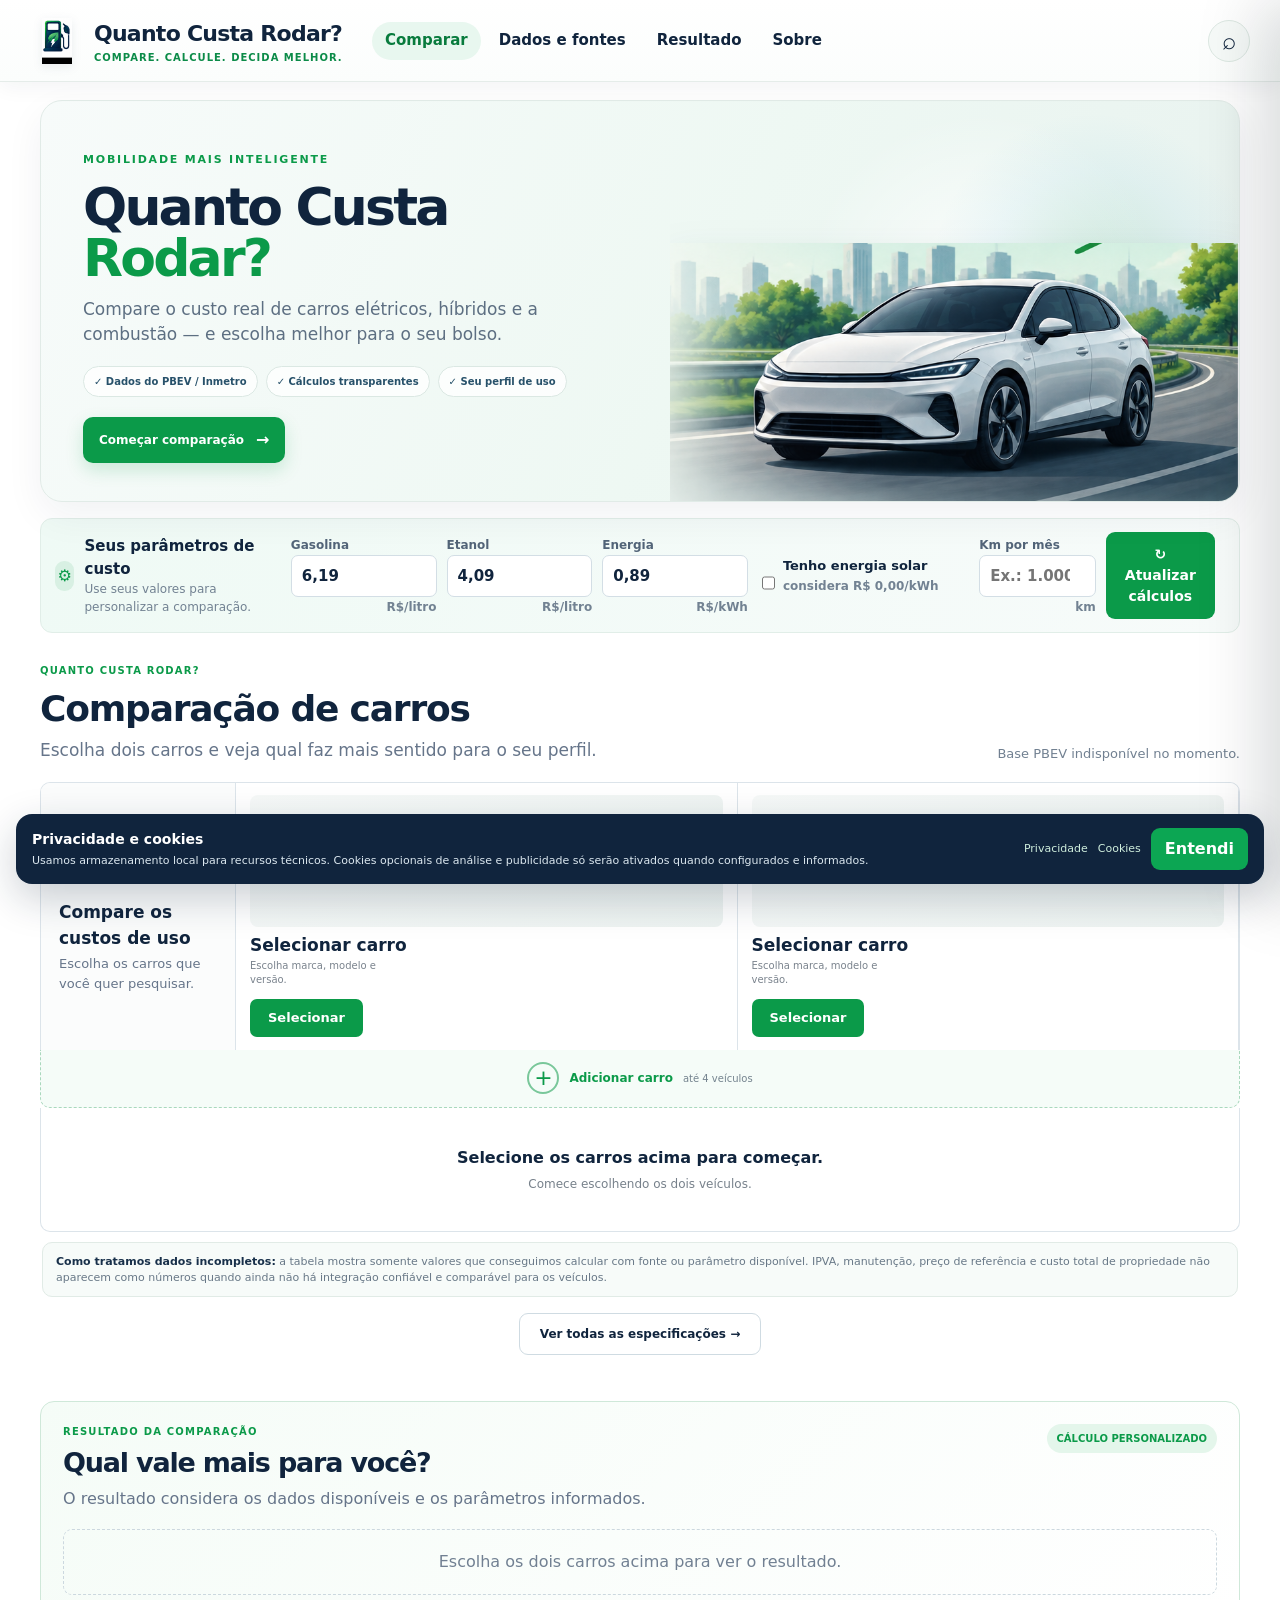
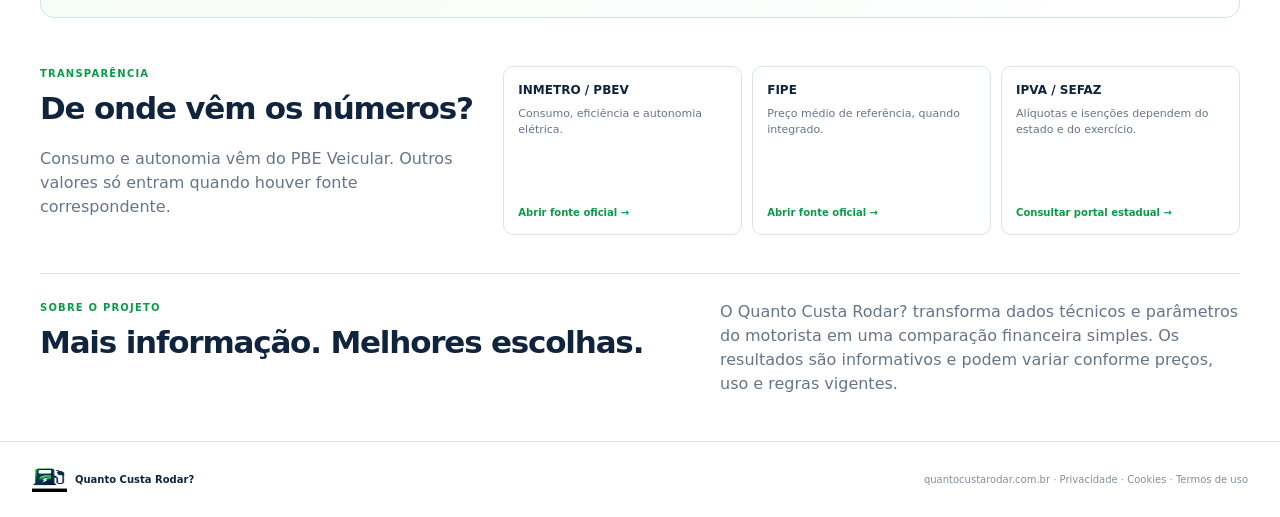
<file: index.html>
<!doctype html>
<html lang="pt-BR">
<head>
<meta charset="utf-8">
<meta name="viewport" content="width=device-width,initial-scale=1,viewport-fit=cover">
<meta name="description" content="Compare carros pelo custo real de rodar: consumo, autonomia e custo de energia ou combustível com dados do PBEV/Inmetro e cálculos personalizados.">
<meta name="robots" content="index,follow,max-image-preview:large">
  <meta name="google-site-verification" content="kKCkr9zXMVRZjHTvlMxLzkinso8LoVDeGQRrZRkHvVQ" />
<meta name="theme-color" content="#10243d">
<meta property="og:type" content="website">
<meta property="og:title" content="Quanto Custa Rodar? — Compare carros pelo custo real">
<meta property="og:description" content="Compare carros elétricos, híbridos e a combustão pelo custo de uso.">
<meta property="og:url" content="https://quantocustarodar.com.br/">
<meta property="og:image" content="https://quantocustarodar.com.br/logo-option2-header.png">
<meta name="twitter:card" content="summary">
<link rel="canonical" href="https://quantocustarodar.com.br/">
<link rel="icon" href="logo-option2-header.png" type="image/png">
<title>Quanto Custa Rodar? — Compare carros pelo custo real</title>
<link rel="stylesheet" href="styles.css?v=22">
<script type="application/ld+json">{"@context":"https://schema.org","@type":"WebApplication","name":"Quanto Custa Rodar?","url":"https://quantocustarodar.com.br/","description":"Comparador de custo de uso de carros elétricos, híbridos e a combustão.","applicationCategory":"UtilitiesApplication","operatingSystem":"Web","inLanguage":"pt-BR"}</script>
<!-- Google tag (gtag.js) -->
<script async src="https://www.googletagmanager.com/gtag/js?id=G-29M5K7CER3"></script>
<script>
  window.dataLayer = window.dataLayer || [];
  function gtag(){dataLayer.push(arguments);}
  gtag('js', new Date());

  gtag('config', 'G-29M5K7CER3');
</script>
</head>
<body>
<header class="site-header">
  <a class="brand" href="#top" aria-label="Quanto Custa Rodar?">
    <img src="logo-option2-header.png" alt="">
    <span class="brand-copy"><strong>Quanto Custa Rodar?</strong><small>COMPARE. CALCULE. DECIDA MELHOR.</small></span>
  </a>
  <nav class="main-nav"><a class="active" href="#comparar">Comparar</a><a href="#fontes">Dados e fontes</a><a href="#resultado">Resultado</a><a href="#sobre">Sobre</a></nav>
  <a class="search-button" href="#comparar" aria-label="Buscar carros">⌕</a>
</header>

<section class="hero-modern" aria-label="Apresentação do Quanto Custa Rodar">
  <div class="hero-copy">
    <span class="hero-kicker">MOBILIDADE MAIS INTELIGENTE</span>
    <h1>Quanto Custa <em>Rodar?</em></h1>
    <p>Compare o custo real de carros elétricos, híbridos e a combustão — e escolha melhor para o seu bolso.</p>
    <div class="hero-pills"><span>✓ Dados do PBEV / Inmetro</span><span>✓ Cálculos transparentes</span><span>✓ Seu perfil de uso</span></div>
    <a class="hero-cta" href="#comparar">Começar comparação <b>→</b></a>
  </div>
  <div class="hero-art"><div class="hero-glow"></div><img src="hero-car-full.png" alt="Ilustração de um carro em movimento" loading="eager"></div>
</section>

<main id="top">
<section class="profile-bar" aria-label="Seus parâmetros de custo">
  <div class="profile-title"><span class="gear">⚙</span><div><b>Seus parâmetros de custo</b><small>Use seus valores para personalizar a comparação.</small></div></div>
  <label>Gasolina<input id="gasPrice" class="money-input" inputmode="numeric" autocomplete="off" value="6,19"><small>R$/litro</small></label>
  <label>Etanol<input id="ethPrice" class="money-input" inputmode="numeric" autocomplete="off" value="4,09"><small>R$/litro</small></label>
  <label>Energia<input id="kwhPrice" class="money-input" inputmode="numeric" autocomplete="off" value="0,89"><small>R$/kWh</small></label>
  <label class="solar-label"><input id="solar" type="checkbox"><span>Tenho energia solar</span><small id="solarHint">considera R$ 0,00/kWh</small></label>
  <label>Km por mês<input id="kmMonth" type="number" inputmode="numeric" min="1" step="50" placeholder="Ex.: 1.000"><small>km</small></label>
  <button class="green-button" id="recalculate" type="button">↻ Atualizar cálculos</button>
</section>

<section class="compare-section" id="comparar">
  <div class="section-head"><div><p class="eyebrow">QUANTO CUSTA RODAR?</p><h1>Comparação de carros</h1><p>Escolha dois carros e veja qual faz mais sentido para o seu perfil.</p></div><div class="data-status" id="dataStatus">Carregando PBEV 2026…</div></div>

  <div class="compare-grid" id="compareGrid">
    <div class="intro-column"><div class="intro-icon">⇄</div><b>Compare os custos de uso</b><span>Escolha os carros que você quer pesquisar.</span></div>
    <div id="carColumns" class="car-columns"></div>
  </div>
  <button class="add-car-row" id="addCar" data-add-car type="button"><span>+</span><b>Adicionar carro</b><small>até 4 veículos</small></button>

  <div class="comparison-table" id="comparisonTable"></div>
  <p class="data-scope-note"><b>Como tratamos dados incompletos:</b> a tabela mostra somente valores que conseguimos calcular com fonte ou parâmetro disponível. IPVA, manutenção, preço de referência e custo total de propriedade não aparecem como números quando ainda não há integração confiável e comparável para os veículos.</p>
  <div class="table-actions"><button class="secondary-button" id="showAllSpecs" type="button">Ver todas as especificações →</button></div>
</section>

<section class="verdict" id="resultado">
  <div class="verdict-head"><div><p class="eyebrow">RESULTADO DA COMPARAÇÃO</p><h2>Qual vale mais para você?</h2><p>O resultado considera os dados disponíveis e os parâmetros informados.</p></div><span class="verdict-tag">CÁLCULO PERSONALIZADO</span></div>
  <div id="verdictContent" class="verdict-content"><div class="empty-verdict">Escolha os dois carros acima para ver o resultado.</div></div>
</section>

<section class="sources" id="fontes"><div><p class="eyebrow">TRANSPARÊNCIA</p><h2>De onde vêm os números?</h2><p>Consumo e autonomia vêm do PBE Veicular. Outros valores só entram quando houver fonte correspondente.</p></div><div class="source-cards">
  <article><b>INMETRO / PBEV</b><span>Consumo, eficiência e autonomia elétrica.</span><a href="https://www.gov.br/inmetro/pt-br/assuntos/regulamentacao/avaliacao-da-conformidade/programa-brasileiro-de-etiquetagem/tabelas-de-eficiencia-energetica/veiculos-automotivos-pbe-veicular" target="_blank" rel="noopener">Abrir fonte oficial →</a></article>
  <article><b>FIPE</b><span>Preço médio de referência, quando integrado.</span><a href="https://www.fipe.org.br/pt-br/indices/veiculos" target="_blank" rel="noopener">Abrir fonte oficial →</a></article>
  <article><b>IPVA / SEFAZ</b><span>Alíquotas e isenções dependem do estado e do exercício.</span><a href="https://www.ipva.rs.gov.br/" target="_blank" rel="noopener">Consultar portal estadual →</a></article>
</div></section>
<section class="about" id="sobre"><div><p class="eyebrow">SOBRE O PROJETO</p><h2>Mais informação. Melhores escolhas.</h2></div><p>O Quanto Custa Rodar? transforma dados técnicos e parâmetros do motorista em uma comparação financeira simples. Os resultados são informativos e podem variar conforme preços, uso e regras vigentes.</p></section>
</main>

<div class="picker-backdrop" id="pickerBackdrop" hidden></div>
<aside class="picker-modal" id="pickerModal" aria-hidden="true" role="dialog" aria-modal="true" aria-labelledby="pickerTitle">
  <button class="picker-close" id="pickerClose" type="button" aria-label="Fechar">×</button>
  <p class="eyebrow">ESCOLHER CARRO</p><h2 id="pickerTitle">Selecionar carro</h2><p class="picker-help">Pesquise por marca, modelo ou versão.</p>
  <div class="picker-search"><span>⌕</span><input id="pickerSearch" type="search" placeholder="Ex.: Toyota Corolla" autocomplete="off"><button type="button" id="clearSearch" aria-label="Limpar pesquisa">Limpar pesquisa</button></div>
  <div class="picker-results" id="pickerResults"></div>
</aside>

<div class="drawer-backdrop" id="drawerBackdrop" hidden></div>
<aside class="drawer" id="specDrawer" aria-hidden="true"><button class="drawer-close" id="drawerClose" type="button" aria-label="Fechar">×</button><div id="drawerContent"></div></aside>
<footer><div class="footer-brand"><img src="logo-option2-header.png" alt=""><b>Quanto Custa Rodar?</b></div><p>quantocustarodar.com.br · <a href="privacidade.html">Privacidade</a> · <a href="cookies.html">Cookies</a> · <a href="termos.html">Termos de uso</a></p></footer>
<div class="privacy-banner" id="privacyBanner" hidden><div><b>Privacidade e cookies</b><span>Usamos armazenamento local para recursos técnicos. Cookies opcionais de análise e publicidade só serão ativados quando configurados e informados.</span></div><div class="privacy-actions"><a href="privacidade.html">Privacidade</a><a href="cookies.html">Cookies</a><button id="privacyOk" type="button">Entendi</button></div></div>
<script src="app.js?v=22"></script>
</body>
</html>
</file>
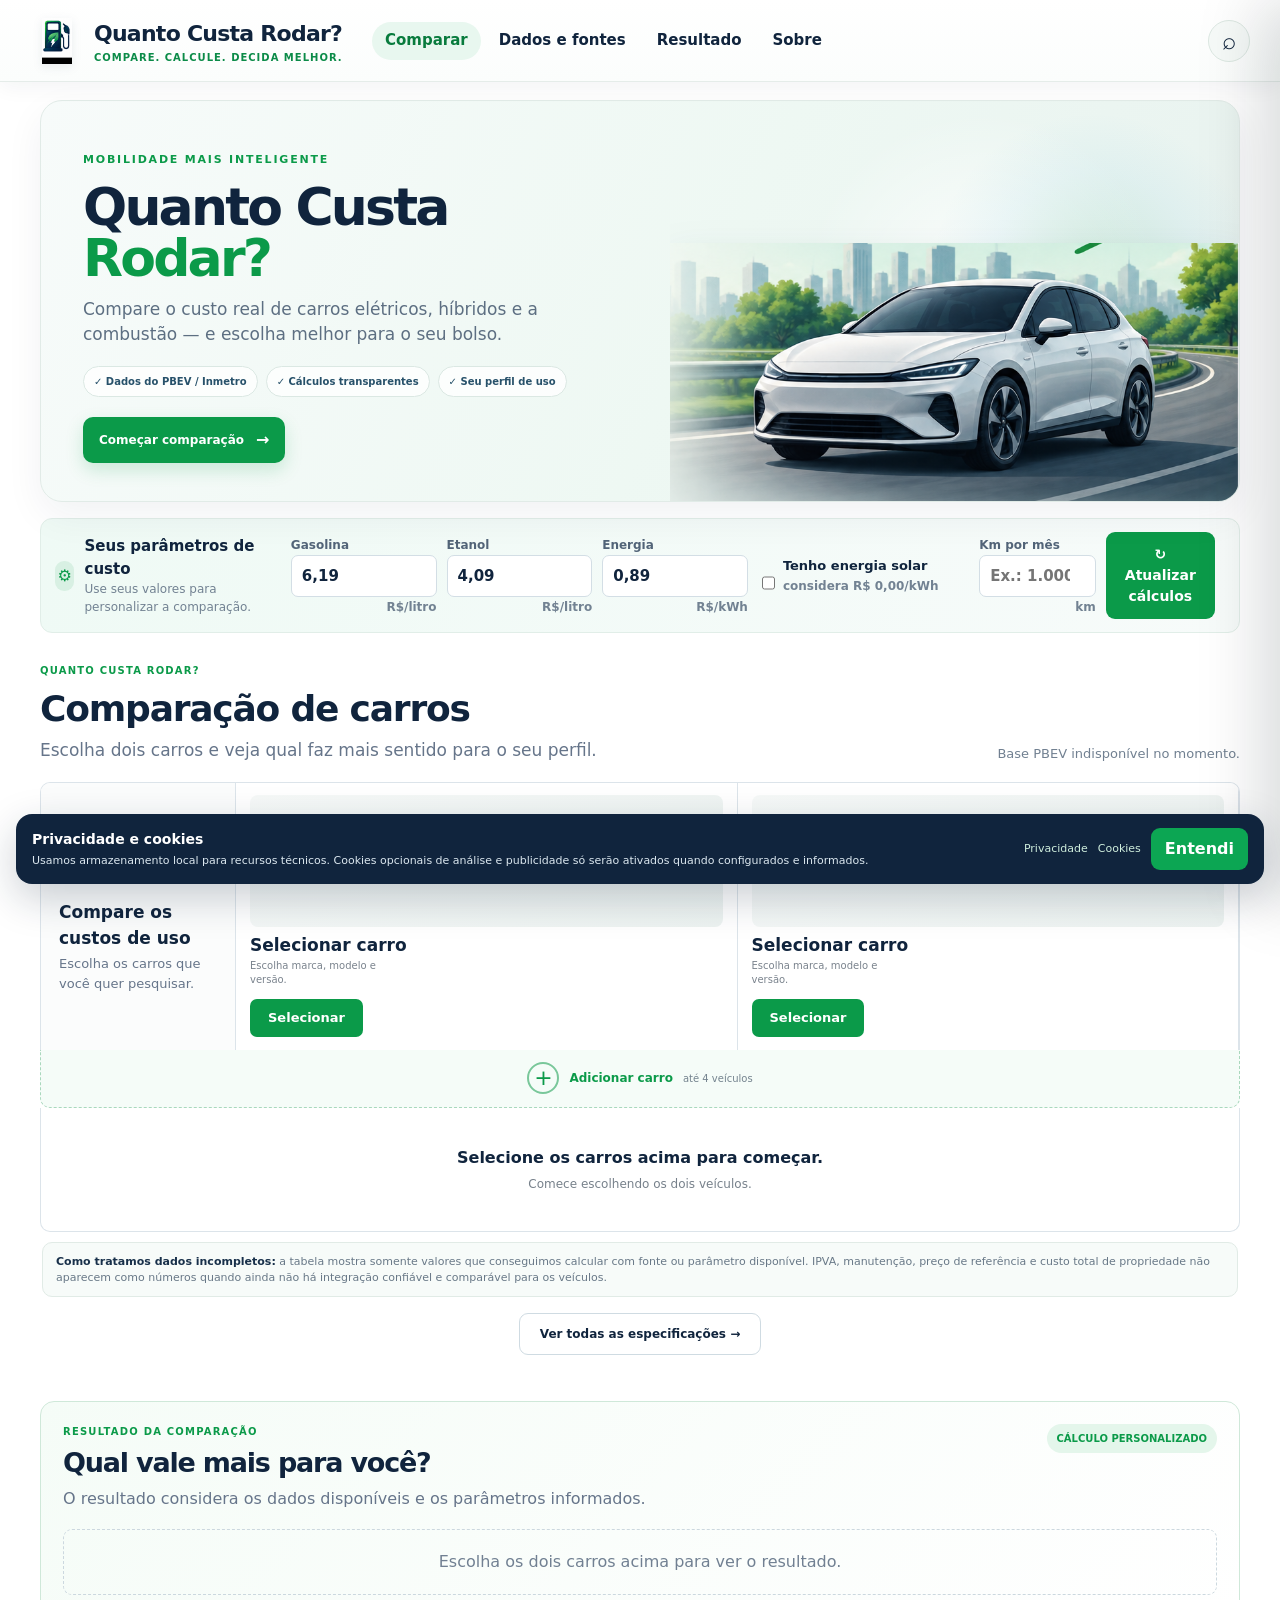
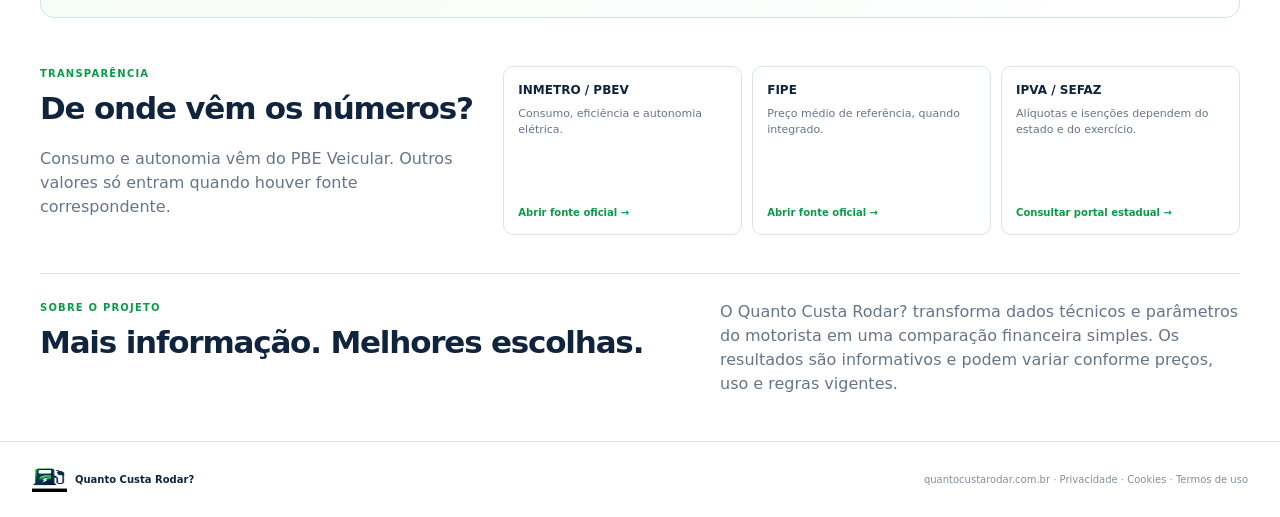
<file: v21fix/index.html>
<!doctype html>
<html lang="pt-BR">
<head>
<meta charset="utf-8">
<meta name="viewport" content="width=device-width,initial-scale=1,viewport-fit=cover">
<meta name="description" content="Compare carros pelo custo real de rodar: consumo, autonomia e custo de energia ou combustível com dados do PBEV/Inmetro e cálculos personalizados.">
<meta name="robots" content="index,follow,max-image-preview:large">
<meta name="theme-color" content="#10243d">
<meta property="og:type" content="website">
<meta property="og:title" content="Quanto Custa Rodar? — Compare carros pelo custo real">
<meta property="og:description" content="Compare carros elétricos, híbridos e a combustão pelo custo de uso.">
<meta property="og:url" content="https://quantocustarodar.com.br/">
<meta property="og:image" content="https://quantocustarodar.com.br/logo-option2-header.png">
<meta name="twitter:card" content="summary">
<link rel="canonical" href="https://quantocustarodar.com.br/">
<link rel="icon" href="logo-option2-header.png" type="image/png">
<title>Quanto Custa Rodar? — Compare carros pelo custo real</title>
<link rel="stylesheet" href="styles.css?v=21">
<script type="application/ld+json">{"@context":"https://schema.org","@type":"WebApplication","name":"Quanto Custa Rodar?","url":"https://quantocustarodar.com.br/","description":"Comparador de custo de uso de carros elétricos, híbridos e a combustão.","applicationCategory":"UtilitiesApplication","operatingSystem":"Web","inLanguage":"pt-BR"}</script>
</head>
<body>
<header class="site-header">
  <a class="brand" href="#top" aria-label="Quanto Custa Rodar?">
    <img src="logo-option2-header.png" alt="">
    <span class="brand-copy"><strong>Quanto Custa Rodar?</strong><small>COMPARE. CALCULE. DECIDA MELHOR.</small></span>
  </a>
  <nav class="main-nav"><a class="active" href="#comparar">Comparar</a><a href="#fontes">Dados e fontes</a><a href="#resultado">Resultado</a><a href="#sobre">Sobre</a></nav>
  <a class="search-button" href="#comparar" aria-label="Buscar carros">⌕</a>
</header>

<section class="hero-modern" aria-label="Apresentação do Quanto Custa Rodar">
  <div class="hero-copy">
    <span class="hero-kicker">MOBILIDADE MAIS INTELIGENTE</span>
    <h1>Quanto Custa <em>Rodar?</em></h1>
    <p>Compare o custo real de carros elétricos, híbridos e a combustão — e escolha melhor para o seu bolso.</p>
    <div class="hero-pills"><span>✓ Dados do PBEV / Inmetro</span><span>✓ Cálculos transparentes</span><span>✓ Seu perfil de uso</span></div>
    <a class="hero-cta" href="#comparar">Começar comparação <b>→</b></a>
  </div>
  <div class="hero-art"><div class="hero-glow"></div><img src="hero-car-full.png" alt="Ilustração de um carro em movimento" loading="eager"></div>
</section>

<main id="top">
<section class="profile-bar" aria-label="Seus parâmetros de custo">
  <div class="profile-title"><span class="gear">⚙</span><div><b>Seus parâmetros de custo</b><small>Use seus valores para personalizar a comparação.</small></div></div>
  <label>Gasolina<input id="gasPrice" class="money-input" inputmode="numeric" autocomplete="off" value="6,19"><small>R$/litro</small></label>
  <label>Etanol<input id="ethPrice" class="money-input" inputmode="numeric" autocomplete="off" value="4,09"><small>R$/litro</small></label>
  <label>Energia<input id="kwhPrice" class="money-input" inputmode="numeric" autocomplete="off" value="0,89"><small>R$/kWh</small></label>
  <label class="solar-label"><input id="solar" type="checkbox"><span>Tenho energia solar</span><small id="solarHint">considera R$ 0,00/kWh</small></label>
  <label>Km por mês<input id="kmMonth" type="number" inputmode="numeric" min="1" step="50" placeholder="Ex.: 1.000"><small>km</small></label>
  <button class="green-button" id="recalculate" type="button">↻ Atualizar cálculos</button>
</section>

<section class="compare-section" id="comparar">
  <div class="section-head"><div><p class="eyebrow">QUANTO CUSTA RODAR?</p><h1>Comparação de carros</h1><p>Escolha dois carros e veja qual faz mais sentido para o seu perfil.</p></div><div class="data-status" id="dataStatus">Carregando PBEV 2026…</div></div>

  <div class="compare-grid" id="compareGrid">
    <div class="intro-column"><div class="intro-icon">⇄</div><b>Compare os custos de uso</b><span>Escolha os carros que você quer pesquisar.</span></div>
    <div id="carColumns" class="car-columns"></div>
  </div>
  <button class="add-car-row" id="addCar" data-add-car type="button"><span>+</span><b>Adicionar carro</b><small>até 4 veículos</small></button>

  <div class="comparison-table" id="comparisonTable"></div>
  <p class="data-scope-note"><b>Como tratamos dados incompletos:</b> a tabela mostra somente valores que conseguimos calcular com fonte ou parâmetro disponível. IPVA, manutenção, preço de referência e custo total de propriedade não aparecem como números quando ainda não há integração confiável e comparável para os veículos.</p>
  <div class="table-actions"><button class="secondary-button" id="showAllSpecs" type="button">Ver todas as especificações →</button></div>
</section>

<section class="verdict" id="resultado">
  <div class="verdict-head"><div><p class="eyebrow">RESULTADO DA COMPARAÇÃO</p><h2>Qual vale mais para você?</h2><p>O resultado considera os dados disponíveis e os parâmetros informados.</p></div><span class="verdict-tag">CÁLCULO PERSONALIZADO</span></div>
  <div id="verdictContent" class="verdict-content"><div class="empty-verdict">Escolha os dois carros acima para ver o resultado.</div></div>
</section>

<section class="sources" id="fontes"><div><p class="eyebrow">TRANSPARÊNCIA</p><h2>De onde vêm os números?</h2><p>Consumo e autonomia vêm do PBE Veicular. Outros valores só entram quando houver fonte correspondente.</p></div><div class="source-cards">
  <article><b>INMETRO / PBEV</b><span>Consumo, eficiência e autonomia elétrica.</span><a href="https://www.gov.br/inmetro/pt-br/assuntos/regulamentacao/avaliacao-da-conformidade/programa-brasileiro-de-etiquetagem/tabelas-de-eficiencia-energetica/veiculos-automotivos-pbe-veicular" target="_blank" rel="noopener">Abrir fonte oficial →</a></article>
  <article><b>FIPE</b><span>Preço médio de referência, quando integrado.</span><a href="https://www.fipe.org.br/pt-br/indices/veiculos" target="_blank" rel="noopener">Abrir fonte oficial →</a></article>
  <article><b>IPVA / SEFAZ</b><span>Alíquotas e isenções dependem do estado e do exercício.</span><a href="https://www.ipva.rs.gov.br/" target="_blank" rel="noopener">Consultar portal estadual →</a></article>
</div></section>
<section class="about" id="sobre"><div><p class="eyebrow">SOBRE O PROJETO</p><h2>Mais informação. Melhores escolhas.</h2></div><p>O Quanto Custa Rodar? transforma dados técnicos e parâmetros do motorista em uma comparação financeira simples. Os resultados são informativos e podem variar conforme preços, uso e regras vigentes.</p></section>
</main>

<div class="picker-backdrop" id="pickerBackdrop" hidden></div>
<aside class="picker-modal" id="pickerModal" aria-hidden="true" role="dialog" aria-modal="true" aria-labelledby="pickerTitle">
  <button class="picker-close" id="pickerClose" type="button" aria-label="Fechar">×</button>
  <p class="eyebrow">ESCOLHER CARRO</p><h2 id="pickerTitle">Selecionar carro</h2><p class="picker-help">Pesquise por marca, modelo ou versão.</p>
  <div class="picker-search"><span>⌕</span><input id="pickerSearch" type="search" placeholder="Ex.: Toyota Corolla" autocomplete="off"><button type="button" id="clearSearch" aria-label="Limpar pesquisa">Limpar pesquisa</button></div>
  <div class="picker-results" id="pickerResults"></div>
</aside>

<div class="drawer-backdrop" id="drawerBackdrop" hidden></div>
<aside class="drawer" id="specDrawer" aria-hidden="true"><button class="drawer-close" id="drawerClose" type="button" aria-label="Fechar">×</button><div id="drawerContent"></div></aside>
<footer><div class="footer-brand"><img src="logo-option2-header.png" alt=""><b>Quanto Custa Rodar?</b></div><p>quantocustarodar.com.br · <a href="privacidade.html">Privacidade</a> · <a href="cookies.html">Cookies</a> · <a href="termos.html">Termos de uso</a></p></footer>
<div class="privacy-banner" id="privacyBanner" hidden><div><b>Privacidade e cookies</b><span>Usamos armazenamento local para recursos técnicos. Cookies opcionais de análise e publicidade só serão ativados quando configurados e informados.</span></div><div class="privacy-actions"><a href="privacidade.html">Privacidade</a><a href="cookies.html">Cookies</a><button id="privacyOk" type="button">Entendi</button></div></div>
<script src="app.js?v=21"></script>
</body>
</html>
</file>
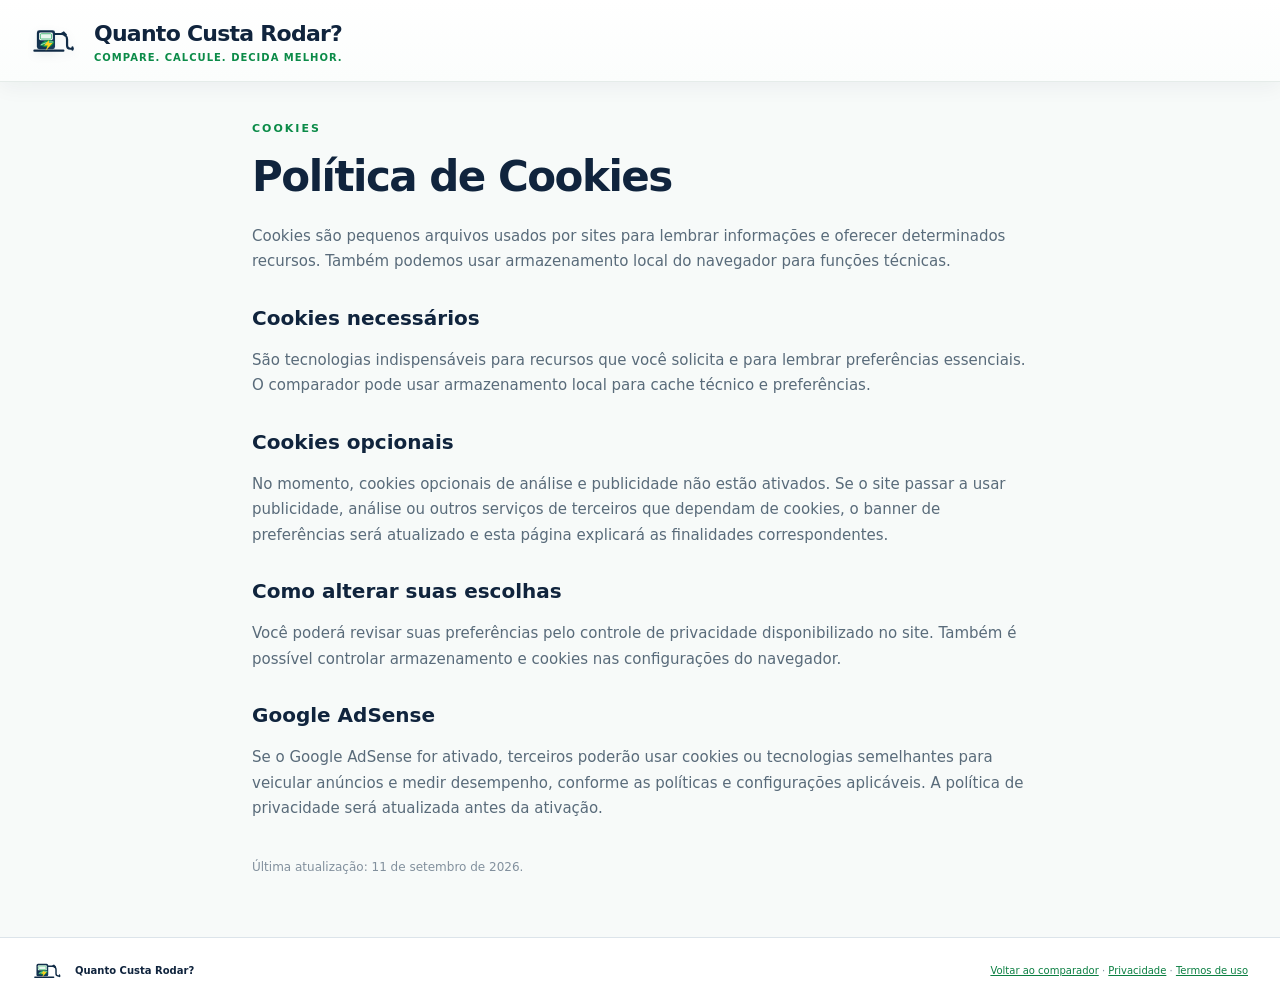
<file: cookies.html>
<!doctype html><html lang="pt-BR"><head><meta charset="utf-8"><meta name="viewport" content="width=device-width,initial-scale=1"><meta name="robots" content="index,follow"><link rel="canonical" href="https://quantocustarodar.com.br/cookies.html"><link rel="icon" href="logo.svg" type="image/svg+xml"><title>Cookies — Quanto Custa Rodar?</title><link rel="stylesheet" href="styles.css?v=13"></head><body class="legal-page"><header class="site-header"><a class="brand" href="index.html"><img src="logo.svg" alt=""><span class="brand-copy"><strong>Quanto Custa Rodar?</strong><small>COMPARE. CALCULE. DECIDA MELHOR.</small></span></a></header><main class="legal-wrap"><p class="eyebrow">COOKIES</p><h1>Política de Cookies</h1><p>Cookies são pequenos arquivos usados por sites para lembrar informações e oferecer determinados recursos. Também podemos usar armazenamento local do navegador para funções técnicas.</p><h2>Cookies necessários</h2><p>São tecnologias indispensáveis para recursos que você solicita e para lembrar preferências essenciais. O comparador pode usar armazenamento local para cache técnico e preferências.</p><h2>Cookies opcionais</h2><p>No momento, cookies opcionais de análise e publicidade não estão ativados. Se o site passar a usar publicidade, análise ou outros serviços de terceiros que dependam de cookies, o banner de preferências será atualizado e esta página explicará as finalidades correspondentes.</p><h2>Como alterar suas escolhas</h2><p>Você poderá revisar suas preferências pelo controle de privacidade disponibilizado no site. Também é possível controlar armazenamento e cookies nas configurações do navegador.</p><h2>Google AdSense</h2><p>Se o Google AdSense for ativado, terceiros poderão usar cookies ou tecnologias semelhantes para veicular anúncios e medir desempenho, conforme as políticas e configurações aplicáveis. A política de privacidade será atualizada antes da ativação.</p><p class="legal-updated">Última atualização: 11 de setembro de 2026.</p></main><footer><div class="footer-brand"><img src="logo.svg" alt=""><b>Quanto Custa Rodar?</b></div><p><a href="index.html">Voltar ao comparador</a> · <a href="privacidade.html">Privacidade</a> · <a href="termos.html">Termos de uso</a></p></footer></body></html>
</file>
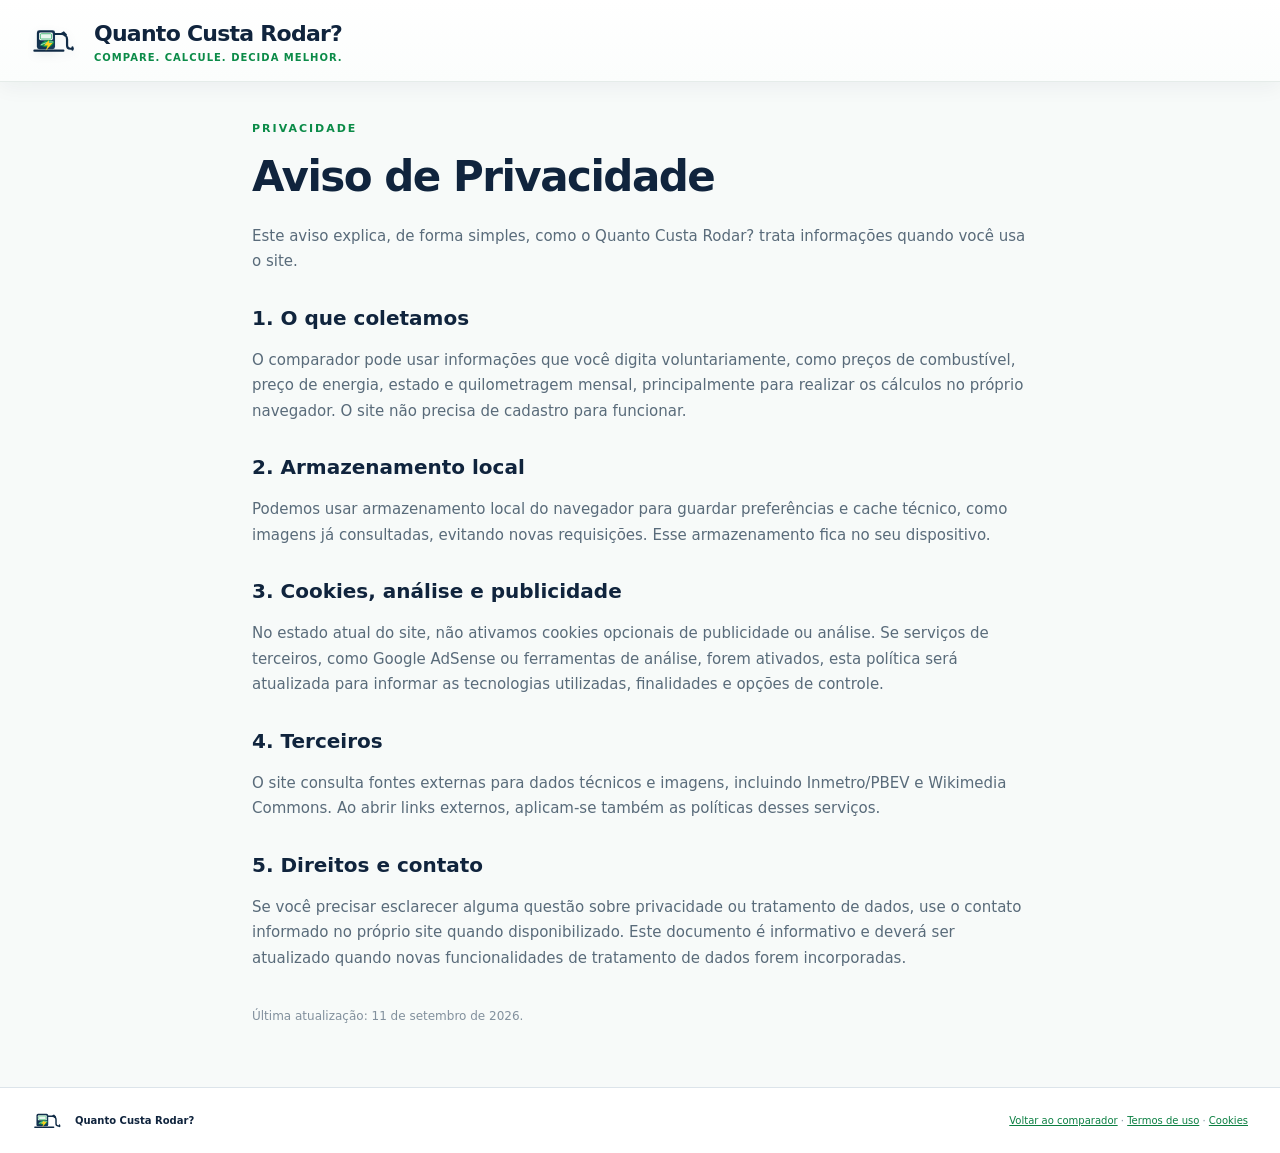
<file: privacy.html>
<!doctype html><html lang="pt-BR"><head><meta charset="utf-8"><meta name="viewport" content="width=device-width,initial-scale=1"><meta name="robots" content="index,follow"><link rel="canonical" href="https://quantocustarodar.com.br/privacidade.html"><link rel="icon" href="logo.svg" type="image/svg+xml"><title>Aviso de Privacidade — Quanto Custa Rodar?</title><link rel="stylesheet" href="styles.css?v=13"></head><body class="legal-page"><header class="site-header"><a class="brand" href="index.html"><img src="logo.svg" alt=""><span class="brand-copy"><strong>Quanto Custa Rodar?</strong><small>COMPARE. CALCULE. DECIDA MELHOR.</small></span></a></header><main class="legal-wrap"><p class="eyebrow">PRIVACIDADE</p><h1>Aviso de Privacidade</h1><p>Este aviso explica, de forma simples, como o Quanto Custa Rodar? trata informações quando você usa o site.</p><h2>1. O que coletamos</h2><p>O comparador pode usar informações que você digita voluntariamente, como preços de combustível, preço de energia, estado e quilometragem mensal, principalmente para realizar os cálculos no próprio navegador. O site não precisa de cadastro para funcionar.</p><h2>2. Armazenamento local</h2><p>Podemos usar armazenamento local do navegador para guardar preferências e cache técnico, como imagens já consultadas, evitando novas requisições. Esse armazenamento fica no seu dispositivo.</p><h2>3. Cookies, análise e publicidade</h2><p>No estado atual do site, não ativamos cookies opcionais de publicidade ou análise. Se serviços de terceiros, como Google AdSense ou ferramentas de análise, forem ativados, esta política será atualizada para informar as tecnologias utilizadas, finalidades e opções de controle.</p><h2>4. Terceiros</h2><p>O site consulta fontes externas para dados técnicos e imagens, incluindo Inmetro/PBEV e Wikimedia Commons. Ao abrir links externos, aplicam-se também as políticas desses serviços.</p><h2>5. Direitos e contato</h2><p>Se você precisar esclarecer alguma questão sobre privacidade ou tratamento de dados, use o contato informado no próprio site quando disponibilizado. Este documento é informativo e deverá ser atualizado quando novas funcionalidades de tratamento de dados forem incorporadas.</p><p class="legal-updated">Última atualização: 11 de setembro de 2026.</p></main><footer><div class="footer-brand"><img src="logo.svg" alt=""><b>Quanto Custa Rodar?</b></div><p><a href="index.html">Voltar ao comparador</a> · <a href="termos.html">Termos de uso</a> · <a href="cookies.html">Cookies</a></p></footer></body></html>
</file>
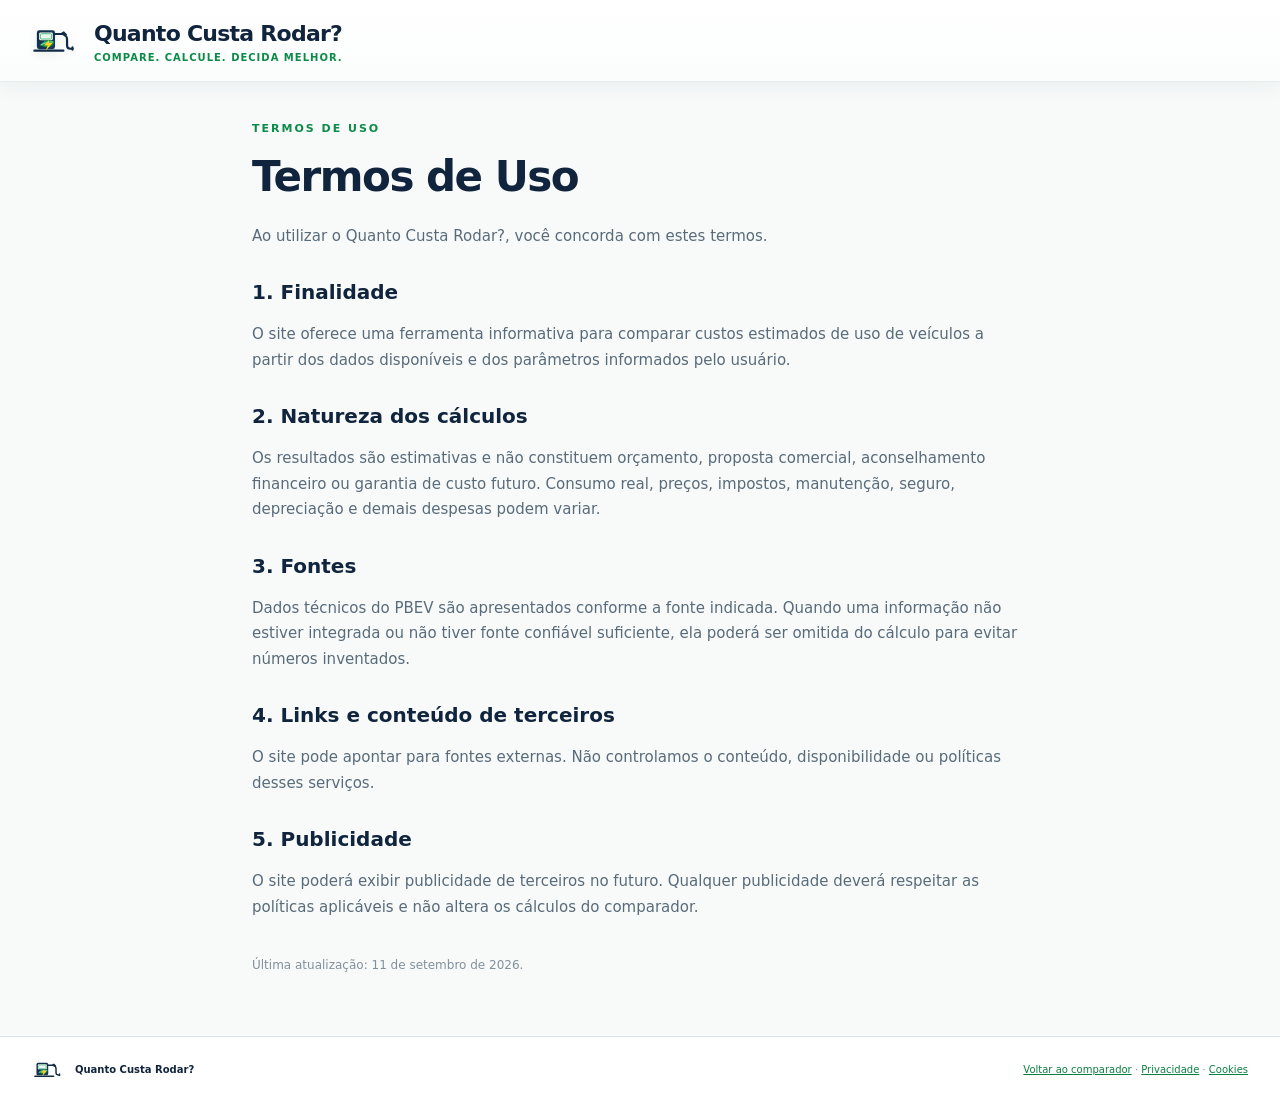
<file: termos.html>
<!doctype html><html lang="pt-BR"><head><meta charset="utf-8"><meta name="viewport" content="width=device-width,initial-scale=1"><meta name="robots" content="index,follow"><link rel="canonical" href="https://quantocustarodar.com.br/termos.html"><link rel="icon" href="logo.svg" type="image/svg+xml"><title>Termos de Uso — Quanto Custa Rodar?</title><link rel="stylesheet" href="styles.css?v=13"></head><body class="legal-page"><header class="site-header"><a class="brand" href="index.html"><img src="logo.svg" alt=""><span class="brand-copy"><strong>Quanto Custa Rodar?</strong><small>COMPARE. CALCULE. DECIDA MELHOR.</small></span></a></header><main class="legal-wrap"><p class="eyebrow">TERMOS DE USO</p><h1>Termos de Uso</h1><p>Ao utilizar o Quanto Custa Rodar?, você concorda com estes termos.</p><h2>1. Finalidade</h2><p>O site oferece uma ferramenta informativa para comparar custos estimados de uso de veículos a partir dos dados disponíveis e dos parâmetros informados pelo usuário.</p><h2>2. Natureza dos cálculos</h2><p>Os resultados são estimativas e não constituem orçamento, proposta comercial, aconselhamento financeiro ou garantia de custo futuro. Consumo real, preços, impostos, manutenção, seguro, depreciação e demais despesas podem variar.</p><h2>3. Fontes</h2><p>Dados técnicos do PBEV são apresentados conforme a fonte indicada. Quando uma informação não estiver integrada ou não tiver fonte confiável suficiente, ela poderá ser omitida do cálculo para evitar números inventados.</p><h2>4. Links e conteúdo de terceiros</h2><p>O site pode apontar para fontes externas. Não controlamos o conteúdo, disponibilidade ou políticas desses serviços.</p><h2>5. Publicidade</h2><p>O site poderá exibir publicidade de terceiros no futuro. Qualquer publicidade deverá respeitar as políticas aplicáveis e não altera os cálculos do comparador.</p><p class="legal-updated">Última atualização: 11 de setembro de 2026.</p></main><footer><div class="footer-brand"><img src="logo.svg" alt=""><b>Quanto Custa Rodar?</b></div><p><a href="index.html">Voltar ao comparador</a> · <a href="privacidade.html">Privacidade</a> · <a href="cookies.html">Cookies</a></p></footer></body></html>
</file>
<file: styles.css>
:root{--ink:#10243d;--muted:#66758a;--line:#dce4ea;--soft:#f4f8f7;--green:#0b9a49;--green2:#dff5e8;--green3:#edf9f2;--white:#fff;--label-col:195px;--add-col:180px}
*{box-sizing:border-box}html{scroll-behavior:smooth}body{margin:0;background:#fff;color:var(--ink);font:14px/1.45 Inter,ui-sans-serif,system-ui,-apple-system,BlinkMacSystemFont,"Segoe UI",sans-serif}button,input,select{font:inherit}button{cursor:pointer}a{color:inherit;text-decoration:none}.site-header{height:72px;border-bottom:1px solid #edf1f3;display:flex;align-items:center;padding:0 32px;gap:28px;position:sticky;top:0;background:rgba(255,255,255,.97);backdrop-filter:blur(12px);z-index:20}.brand{display:flex;align-items:center;gap:11px;min-width:330px}.brand img{width:54px;height:40px}.brand-copy{display:flex;flex-direction:column}.brand-copy strong{font-size:20px;letter-spacing:-.6px}.brand-copy small{font-size:9px;font-weight:700;color:#7890a0;letter-spacing:.7px}.main-nav{display:flex;gap:30px;height:100%;align-items:center}.main-nav a{height:100%;display:flex;align-items:center;position:relative;font-weight:650}.main-nav a.active{color:var(--green)}.main-nav a.active:after{content:"";height:3px;background:var(--green);position:absolute;bottom:0;left:0;right:0;border-radius:3px}.search-button{margin-left:auto;width:42px;height:42px;border:1px solid var(--line);border-radius:50%;display:grid;place-items:center;font-size:22px}
.profile-bar{margin:18px auto 0;max-width:1200px;background:linear-gradient(100deg,#effaf5,#f7fbfa);border:1px solid #e1eee8;border-radius:12px;padding:13px 14px;display:grid;grid-template-columns:1.55fr repeat(3,1fr) 1.45fr .8fr .75fr auto;gap:10px;align-items:center}.profile-title{display:flex;gap:10px;align-items:center}.gear{width:30px;height:30px;border-radius:9px;background:#d8f0e3;color:var(--green);display:grid;place-items:center}.profile-title div{display:flex;flex-direction:column}.profile-title small,.profile-bar small{color:#728292;font-size:10px}.profile-bar label{display:grid;grid-template-columns:1fr auto;gap:1px 6px;color:#526478;font-size:10px;font-weight:700}.profile-bar input,.profile-bar select{width:100%;height:38px;border:1px solid #d3dee5;border-radius:7px;background:#fff;padding:0 10px;color:var(--ink);font-weight:700;grid-column:1/-1}.profile-bar label small{grid-column:2}.solar-label{display:block!important;position:relative;padding-left:25px}.solar-label input{position:absolute;left:0;top:3px;width:auto;height:auto}.solar-label span{font-size:11px;color:var(--ink)}.solar-label small{display:block;margin-top:2px}.green-button{background:var(--green);color:#fff;border:0;border-radius:9px;padding:12px 17px;font-weight:750}
.compare-section{max-width:1200px;margin:30px auto}.section-head{display:flex;justify-content:space-between;align-items:end;margin-bottom:15px}.eyebrow{margin:0 0 4px;color:var(--green);font-size:10px;font-weight:800;letter-spacing:1.2px}.section-head h1,.verdict h2,.sources h2,.about h2{margin:0;font-size:31px;letter-spacing:-1.2px}.section-head>div:first-child p:last-child{margin:2px 0 0;color:var(--muted);font-size:15px}.data-status{font-size:11px;color:#718091}.data-status.ok{color:var(--green);font-weight:700}
/* The header grid and data grid intentionally share the same columns. This is what keeps every value under its car. */
.compare-grid,.table-row,.table-head-row{grid-template-columns:var(--label-col) repeat(var(--car-count,2),minmax(0,1fr)) var(--add-col)}.compare-grid{display:grid;border:1px solid var(--line);border-bottom:0;border-radius:10px 10px 0 0;overflow:hidden;background:#fff}.intro-column{padding:28px 18px;display:flex;flex-direction:column;justify-content:center;border-right:1px solid var(--line);background:#fbfcfc}.intro-icon{font-size:34px;color:var(--green);margin-bottom:10px}.intro-column b{font-size:15px}.intro-column span{color:var(--muted);font-size:11px;margin-top:3px}.car-columns{display:contents}.car-card{min-width:0;padding:12px 14px 13px;border-right:1px solid var(--line);position:relative;background:#fff}.car-card .remove{position:absolute;right:10px;top:8px;border:0;background:none;color:#8090a0;font-size:20px}.car-photo{height:122px;border-radius:8px;background:linear-gradient(145deg,#f4f7f8,#e8edef);display:grid;place-items:center;overflow:hidden;margin-bottom:8px}.car-photo img{width:100%;height:100%;object-fit:contain;padding:5px}.car-placeholder{font-size:42px;color:#8aa0aa}.select-plus{width:42px;height:42px;border:2px solid #83c9a0;color:var(--green);border-radius:50%;display:grid;place-items:center;font-size:27px}.car-card h3{font-size:16px;line-height:1.1;margin:5px 0 3px}.car-card .version{color:#718092;font-size:10px;min-height:30px}.price-note{font-size:9px;color:#82909d}.spec-link,.select-button{display:inline-block;color:var(--green);font-weight:800;font-size:11px;margin-top:8px;border:0;background:none;padding:0}.select-button{background:var(--green);color:#fff;border-radius:7px;padding:9px 18px}.empty-copy{font-size:10px;color:#7a838d;max-width:150px;line-height:1.4;margin:4px 0}.add-column{border:0;border-right:1px solid var(--line);background:#f6fcf8;color:var(--green);display:flex;flex-direction:column;align-items:center;justify-content:center;gap:3px;min-height:285px}.add-column span{border:2px solid var(--green);border-radius:50%;width:42px;height:42px;display:grid;place-items:center;font-size:27px}.add-column b{font-size:14px}.add-column small{color:#728292}.add-column[disabled]{opacity:.4;cursor:not-allowed}
.comparison-table{border:1px solid var(--line);border-top:0;border-radius:0 0 10px 10px;overflow:hidden;background:#fff}.table-head-row,.table-row{display:grid;min-height:34px}.table-head-row>div,.table-row>div{padding:8px 10px;border-right:1px solid #e9eeeb;border-bottom:1px solid #eef1ef;font-size:10px;min-width:0}.table-head-row{background:#fbfcfc}.table-head-row>div{font-weight:900;color:var(--ink);font-size:11px}.table-head-row>div:not(:first-child){text-align:center}.table-row>div:not(:first-child){text-align:center;color:#283343}.table-row>div:first-child{font-weight:700;color:#53606e;background:#fbfcfc}.group-row>div{background:#effaf4;color:#126b3b;font-weight:900}.group-row>div:not(:first-child){background:#effaf4}.winner-cell{background:#e6f8ed!important;color:#087d3e!important;font-weight:900!important}.table-spacer{background:#fff}.empty-table{padding:38px 20px;text-align:center;display:flex;flex-direction:column;gap:5px;color:var(--ink)}.empty-table span{font-size:12px;color:#77818b}.table-actions{text-align:center;padding:14px}.secondary-button{background:#fff;border:1px solid #cfdbe2;border-radius:9px;padding:10px 18px;color:var(--ink);font-weight:750}
.verdict{max-width:1200px;margin:25px auto 0;border:1px solid #cfe8d9;border-radius:14px;background:linear-gradient(135deg,#f5fcf7,#fff);padding:22px}.verdict-head{display:flex;justify-content:space-between;gap:20px}.verdict-head h2{font-size:27px}.verdict-head p:last-child{color:var(--muted);margin:3px 0 0}.verdict-tag{font-size:10px;font-weight:800;color:var(--green);background:#e4f6eb;padding:7px 10px;border-radius:20px;height:max-content}.verdict-content{margin-top:18px}.verdict-grid{display:grid;grid-template-columns:1.25fr 1fr 1fr;gap:14px}.winner-panel,.break-panel,.chart-panel{border:1px solid #dfe9e4;border-radius:10px;background:#fff;padding:17px}.winner-panel{background:#e4f7eb}.winner-panel .trophy{font-size:28px}.winner-panel h3{font-size:23px;margin:7px 0 3px}.winner-panel p,.break-panel p{margin:4px 0;color:#526478}.saving{display:inline-block;background:var(--green);color:#fff;border-radius:8px;padding:8px 11px;font-weight:850;margin-top:8px}.big-number{font-size:25px;color:var(--green);font-weight:900;margin:6px 0}.bar{display:flex;align-items:center;gap:7px;margin:9px 0;font-size:11px}.bar label{width:90px;white-space:nowrap;overflow:hidden;text-overflow:ellipsis}.bar i{height:12px;background:#b9c5cf;border-radius:3px;display:block}.bar.best i{background:var(--green)}.bar b{min-width:78px;text-align:right}.empty-verdict{padding:20px;border:1px dashed #ccd8df;border-radius:9px;color:#718092;text-align:center}.calc-foot{font-size:9px;color:#7a858e;margin:12px 2px 0}
.sources{max-width:1200px;margin:38px auto;display:grid;grid-template-columns:1fr 1.7fr;gap:30px;padding-top:10px}.sources p:not(.eyebrow),.about>p{color:var(--muted);max-width:520px}.source-cards{display:grid;grid-template-columns:repeat(3,1fr);gap:10px}.source-cards article{border:1px solid var(--line);border-radius:10px;padding:14px;display:flex;flex-direction:column;gap:7px}.source-cards b{font-size:12px}.source-cards span{font-size:11px;color:var(--muted);flex:1}.source-cards a{font-size:10px;color:var(--green);font-weight:800}.about{max-width:1200px;margin:0 auto 45px;border-top:1px solid var(--line);padding-top:26px;display:flex;justify-content:space-between;gap:50px}.about>p{margin:0}footer{border-top:1px solid var(--line);padding:20px 32px;display:flex;justify-content:space-between;align-items:center;color:#81909e;font-size:10px}.footer-brand{display:flex;align-items:center;gap:8px;color:var(--ink)}.footer-brand img{width:35px;height:25px}
.picker-backdrop,.drawer-backdrop{position:fixed;inset:0;background:rgba(16,36,61,.42);z-index:50}.picker-modal{position:fixed;z-index:51;top:50%;left:50%;transform:translate(-50%,-46%);width:min(560px,calc(100vw - 28px));max-height:min(720px,calc(100vh - 30px));overflow:hidden;background:#fff;border-radius:16px;box-shadow:0 25px 70px rgba(7,17,26,.2);padding:22px;opacity:0;visibility:hidden;transition:.2s}.picker-modal.open{opacity:1;visibility:visible;transform:translate(-50%,-50%)}.picker-close,.drawer-close{position:absolute;right:13px;top:10px;border:0;background:none;font-size:26px;color:#7b858c;cursor:pointer}.picker-modal h2{margin:0;color:var(--ink);font-size:24px}.picker-help{margin:5px 0 14px;color:#727d87;font-size:11px}.picker-search{display:flex;align-items:center;gap:8px;border:1px solid #dce5df;border-radius:9px;padding:0 11px;height:42px}.picker-search span{font-size:19px;color:#7c8881}.picker-search input{border:0;outline:0;width:100%;font-size:13px}.picker-results{margin-top:10px;overflow:auto;max-height:500px}.picker-item{width:100%;display:grid;grid-template-columns:54px 1fr 18px;align-items:center;gap:9px;padding:9px;border:0;border-bottom:1px solid #eef1ef;background:#fff;text-align:left;cursor:pointer}.picker-item:hover{background:#f4faf6}.picker-thumb{width:54px;height:42px;background:#f2f5f6;border-radius:7px;display:grid;place-items:center;overflow:hidden}.picker-thumb img{width:100%;height:100%;object-fit:contain}.picker-car{font-size:21px}.picker-item b{display:block;font-size:11px;color:var(--ink)}.picker-item small{display:block;font-size:9px;color:#77818a;margin-top:3px}.picker-arrow{font-size:22px;color:var(--green)}.no-results{text-align:center;padding:30px 10px;color:#78838c;font-size:11px}
.drawer{position:fixed;z-index:52;right:0;top:0;height:100dvh;width:min(470px,94vw);background:#fff;transform:translateX(100%);transition:.25s;padding:26px 24px;overflow:auto;box-shadow:-20px 0 60px rgba(7,17,26,.15)}.drawer.open{transform:translateX(0)}.drawer h2{margin:0;color:var(--ink);font-size:24px}.drawer-sub{font-size:10px;color:#727d87;margin:4px 0 16px}.drawer-photo{height:190px;background:#f2f5f6;border-radius:12px;display:grid;place-items:center;margin-bottom:10px;overflow:hidden}.drawer-photo img{width:100%;height:100%;object-fit:contain}.drawer-section h3{font-size:13px;color:var(--ink)}.drawer-row{display:flex;justify-content:space-between;gap:15px;padding:9px 0;border-bottom:1px solid #edf1ef;font-size:10px}.drawer-row span{color:#68737d}.drawer-row b{text-align:right;color:var(--ink)}.drawer-source{font-size:9px;line-height:1.5;color:#78828a;margin-top:18px}.drawer-source a{color:var(--green);font-weight:800}.photo-credit{font-size:8px;color:#8a959e;margin:0 0 12px}
@media(max-width:1050px){.profile-bar{grid-template-columns:1.5fr repeat(3,1fr) 1fr 1fr}.green-button{grid-column:span 2}.main-nav{display:none}.brand{min-width:auto}.compare-section,.verdict,.sources,.about{margin-left:16px;margin-right:16px}.compare-grid{grid-template-columns:155px repeat(var(--car-count,2),minmax(170px,1fr)) var(--add-col);overflow-x:auto}.comparison-table{overflow-x:auto}.table-head-row,.table-row{min-width:calc(var(--label-col) + var(--car-count,2) * 170px + var(--add-col))}.verdict-grid{grid-template-columns:1fr 1fr}.winner-panel{grid-column:span 2}}
@media(max-width:720px){
  :root{--label-col:0px;--add-col:0px}
  .site-header{padding:0 12px;height:58px}.brand-copy small,.main-nav,.search-button{display:none}.brand img{width:38px;height:32px;object-fit:contain}.brand-copy strong{font-size:14px}
  .profile-bar{margin:8px 8px 0;padding:12px 9px;grid-template-columns:repeat(2,minmax(0,1fr));gap:8px;border-radius:11px}.profile-title{grid-column:1/-1}.profile-title b{font-size:11px}.profile-title small{font-size:8px}.profile-bar label{font-size:8px}.profile-bar input,.profile-bar select{height:34px;font-size:11px}.green-button{grid-column:1/-1;height:34px}
  .compare-section,.verdict,.sources,.about{margin:18px 8px}.section-head{display:block}.section-head h1{font-size:24px}.section-head p:not(.eyebrow){font-size:11px}.data-status{margin-top:7px;font-size:9px}
  /* Initial state: exactly two cards, both fully visible. If a 3rd/4th is added, the strip becomes horizontally scrollable. */
  .compare-grid{display:grid;grid-template-columns:repeat(var(--car-count,2),minmax(calc((100% - 2px)/2),calc((100% - 2px)/2)));grid-template-areas:'cars';overflow-x:auto;border-radius:10px;margin-top:12px;scroll-snap-type:x proximity}.intro-column{display:none}.car-columns{display:contents}.car-card{grid-column:auto;min-width:0!important;width:100%;padding:9px 7px 11px;min-height:218px!important;scroll-snap-align:start}.car-card.empty{min-height:218px!important}.car-photo{height:82px;margin-bottom:7px}.car-card h3{font-size:11px}.version{font-size:8px;min-height:23px}.price-note{font-size:8px;line-height:1.3}.spec-link,.select-button{font-size:9px}.select-button{padding:8px 15px}.add-column{grid-column:1/-1;min-height:48px;width:calc(100vw - 16px);justify-self:start;flex-direction:row;gap:7px;border-top:1px solid var(--line);padding:8px;display:flex!important}.add-column span{width:27px;height:27px;font-size:19px}.add-column b{font-size:10px}.add-column small{font-size:8px}
  .comparison-table{border-radius:0 0 10px 10px;overflow-x:auto}.table-head-row,.table-row{grid-template-columns:30% 35% 35%;min-width:0}.table-head-row>div,.table-row>div{padding:7px 5px;font-size:8px;overflow-wrap:anywhere}.table-head-row>div{font-size:9px}.table-row>div:first-child{font-size:8px}.group-row>div{font-size:8px}.table-spacer{display:none}.table-actions{margin:10px;padding:0}.secondary-button{font-size:9px}
  .verdict{padding:14px;border-radius:11px}.verdict-head{display:block}.verdict h2{font-size:22px}.verdict-head p:not(.eyebrow){font-size:10px}.verdict-tag{display:inline-block;margin-top:5px}.verdict-grid{grid-template-columns:1fr;gap:8px}.winner-panel h3{font-size:19px}.sources{display:block}.source-cards{grid-template-columns:1fr;margin-top:12px}.about{display:block;padding:18px 0}.about>p{font-size:10px}footer{padding:15px 10px;display:block;font-size:8px}.footer-brand{margin-bottom:6px}
  .picker-modal{padding:18px 14px;border-radius:14px;width:calc(100vw - 20px)}.picker-modal h2{font-size:21px}.picker-results{max-height:calc(100vh - 220px)}.drawer{width:100vw;padding:22px 16px}.drawer-photo{height:150px}
}

/* V5 — alinhamento estrutural: a coluna Dados ocupa exatamente o mesmo espaço
   no cabeçalho dos carros e na tabela de comparação. */
.compare-grid{grid-template-columns:var(--label-col) repeat(var(--car-count,2),minmax(0,1fr));}
.car-columns{display:contents}
.add-car-row{width:100%;min-height:58px;border:1px dashed #b8d9c5;border-top:0;border-radius:0 0 10px 10px;background:#f7fcf9;color:var(--green);display:flex;align-items:center;justify-content:center;gap:8px;padding:9px 14px}
.add-car-row span{width:32px;height:32px;border:2px solid var(--green);border-radius:50%;display:grid;place-items:center;font-size:22px;line-height:1}
.add-car-row b{font-size:12px}.add-car-row small{color:#728292;font-size:10px}.add-car-row[disabled]{opacity:.4;cursor:not-allowed}
.empty-value{color:#a1abb4!important;background:#fff!important}.table-scroll{width:100%}
.car-card.empty .select-plus{cursor:pointer;background:#fff}.car-card.empty .select-plus:hover{background:#eaf8ef}.car-card .remove{z-index:3;width:28px;height:28px;border-radius:50%;background:#fff;box-shadow:0 1px 5px rgba(16,36,61,.08);display:grid;place-items:center;line-height:1}
.image-failed:after{content:'Imagem indisponível';font-size:9px;color:#8a969f}

@media(max-width:1050px){
  :root{--label-col:155px}
  .compare-grid{grid-template-columns:var(--label-col) repeat(var(--car-count,2),minmax(170px,1fr));overflow-x:auto}
  .comparison-table{overflow-x:auto}
  .table-head-row,.table-row{min-width:calc(var(--label-col) + var(--car-count,2) * 170px)}
}
@media(max-width:720px){
  :root{--label-col:29%;}
  .compare-grid{grid-template-columns:var(--label-col) repeat(var(--car-count,2),minmax(0,1fr));overflow:hidden;}
  .intro-column{display:flex;padding:10px 7px;min-width:0}.intro-icon{font-size:23px;margin-bottom:7px}.intro-column b{font-size:9px;line-height:1.2}.intro-column span{font-size:7px;line-height:1.35}
  .car-card{padding:9px 6px 10px;min-height:218px!important;border-right:1px solid var(--line)}
  .car-photo{height:76px}.car-card h3{font-size:10px}.version{font-size:7px;min-height:25px}.price-note{font-size:7px}.spec-link,.select-button{font-size:8px}.select-button{padding:7px 12px}.empty-copy{font-size:8px}
  .add-car-row{min-height:46px;border-radius:0 0 10px 10px}.add-car-row span{width:27px;height:27px;font-size:19px}.add-car-row b{font-size:10px}.add-car-row small{font-size:8px}
  .comparison-table{overflow:hidden}.table-head-row,.table-row{grid-template-columns:29% repeat(var(--car-count,2),minmax(0,1fr));min-width:0}.table-head-row>div,.table-row>div{padding:7px 4px;font-size:8px}.table-head-row>div{font-size:8px}.table-row>div:first-child{font-size:7.8px}.group-row>div{font-size:7.8px}.empty-value{font-size:8px!important}
}

/* Final alignment override: table has exactly the same number of columns as the car header. */
.compare-grid,.table-row,.table-head-row{grid-template-columns:var(--label-col) repeat(var(--car-count,2),minmax(0,1fr));}
@media(max-width:1050px){.compare-grid,.table-row,.table-head-row{grid-template-columns:var(--label-col) repeat(var(--car-count,2),minmax(170px,1fr));}.table-head-row,.table-row{min-width:calc(var(--label-col) + var(--car-count,2) * 170px);}}
@media(max-width:720px){.compare-grid,.table-row,.table-head-row{grid-template-columns:29% repeat(var(--car-count,2),minmax(0,1fr));}.table-head-row,.table-row{min-width:0;}}

/* V6 — mobile: o cabeçalho usa exatamente a mesma malha da tabela. */
@media(max-width:720px){
  :root{--label-col:29%;--mobile-car-col:220px}
  .compare-grid{grid-template-columns:var(--label-col) repeat(var(--car-count,2),var(--mobile-car-col));min-width:calc(29% + 440px);overflow-x:auto;overflow-y:hidden;display:grid;scrollbar-width:thin}
  .intro-column{display:flex!important;min-width:0;padding:10px 7px;justify-content:center;border-right:1px solid var(--line)}
  .intro-icon{font-size:22px;margin-bottom:5px}.intro-column b{font-size:9px;line-height:1.2}.intro-column span{font-size:7px;line-height:1.3}
  .car-card{width:auto!important;min-width:var(--mobile-car-col)!important;padding:8px 8px 10px;min-height:185px!important}
  .car-photo{height:64px!important;margin-bottom:6px}.car-photo img{object-fit:contain;padding:2px}
  .car-card h3{font-size:10px;margin:4px 0 2px}.car-card .version{font-size:7px;min-height:22px}.price-note{font-size:7px}.spec-link,.select-button{font-size:8px}.select-button{padding:6px 11px}
  .add-car-row{margin-top:0;position:relative;z-index:2}
  .comparison-table{overflow-x:auto;overflow-y:hidden}
  .table-head-row,.table-row{grid-template-columns:var(--label-col) repeat(var(--car-count,2),var(--mobile-car-col));min-width:calc(29% + 440px)}
  .table-head-row>div,.table-row>div{padding:7px 5px;font-size:8px}.table-head-row>div{font-size:8px}
}
.add-car-row{touch-action:manipulation;-webkit-tap-highlight-color:transparent}


/* V6 — alinhamento final com a tabela + fotos menores + seletor funcional */
.compare-grid{
  --car-min:0px;
  grid-template-columns:var(--label-col) repeat(var(--car-count,2),minmax(var(--car-min),1fr));
  align-items:stretch;
}
.car-columns{display:contents}
.car-card{min-width:0}
.car-photo{height:104px}
.car-photo img{width:100%;height:100%;object-fit:contain;padding:2px}
.add-car-row{position:relative;z-index:4;pointer-events:auto;cursor:pointer;user-select:none}
.add-car-row span{pointer-events:none}.add-car-row b,.add-car-row small{pointer-events:none}

@media(max-width:1050px){
  :root{--label-col:155px}
  .compare-grid,.table-head-row,.table-row{grid-template-columns:var(--label-col) repeat(var(--car-count,2),minmax(max(0px,var(--car-min)),1fr));}
  .compare-grid{overflow-x:auto}
  .table-head-row,.table-row{min-width:calc(var(--label-col) + var(--car-count,2) * max(170px,var(--car-min)))}
}

@media(max-width:720px){
  :root{--label-col:29%}
  .compare-grid{
    grid-template-columns:var(--label-col) repeat(var(--car-count,2),minmax(max(0px,var(--car-min)),1fr));
    overflow-x:auto;
    overflow-y:hidden;
    border-radius:10px 10px 0 0;
    scroll-snap-type:x proximity;
  }
  .intro-column{
    display:flex !important;
    grid-column:1;
    min-width:0;
    padding:10px 7px;
    justify-content:center;
  }
  .intro-icon{font-size:20px;margin-bottom:5px}
  .intro-column b{font-size:9px;line-height:1.2}
  .intro-column span{font-size:7px;line-height:1.25}
  .car-card{
    grid-column:auto;
    min-width:0 !important;
    width:auto;
    padding:8px 6px 9px;
    min-height:190px !important;
    scroll-snap-align:start;
  }
  .car-photo{height:60px;margin-bottom:6px}
  .car-placeholder{font-size:28px}
  .car-card h3{font-size:10px;margin:4px 0 2px}
  .car-card .version{font-size:7px;min-height:21px}
  .price-note{font-size:7px;line-height:1.2}
  .spec-link,.select-button{font-size:8px;margin-top:6px}
  .select-button{padding:6px 10px}
  .empty-copy{font-size:7.5px;line-height:1.3}
  .car-card .remove{width:24px;height:24px;right:5px;top:5px;font-size:18px}
  .add-car-row{min-height:48px;border-radius:0 0 10px 10px}
  .add-car-row span{width:28px;height:28px;font-size:19px}
  .add-car-row b{font-size:10px}.add-car-row small{font-size:8px}
  .comparison-table{overflow-x:auto}
  .table-head-row,.table-row{
    grid-template-columns:29% repeat(var(--car-count,2),minmax(max(0px,var(--car-min)),1fr));
    min-width:0;
  }
  .table-head-row>div,.table-row>div{padding:7px 4px;font-size:8px}
  .table-head-row>div{font-size:8px}
  .table-row>div:first-child{font-size:7.8px}
  .group-row>div{font-size:7.8px}
}


/* V7 — terceiro/quarto carro e alinhamento real com a tabela */
.add-car-row{pointer-events:auto!important;touch-action:manipulation!important}
.car-card .remove{display:grid!important;visibility:visible!important;opacity:1!important;pointer-events:auto!important;align-items:center;justify-content:center}
@media(max-width:720px){
  :root{--label-col:29%;--mobile-car-col:145px}
  .compare-grid{grid-template-columns:var(--label-col) repeat(var(--car-count,2),var(--mobile-car-col))!important;min-width:calc(29% + var(--car-count,2) * var(--mobile-car-col))!important;overflow-x:auto!important}
  .car-card{min-width:var(--mobile-car-col)!important;width:var(--mobile-car-col)!important}
  .comparison-table{overflow-x:auto!important}
  .table-head-row,.table-row{grid-template-columns:var(--label-col) repeat(var(--car-count,2),var(--mobile-car-col))!important;min-width:calc(29% + var(--car-count,2) * var(--mobile-car-col))!important}
  .table-head-row>div,.table-row>div{overflow-wrap:anywhere}
}

/* V9 — refinamento visual, tabela legível e ficha completa */
.site-header{
  height:78px;
  padding:0 28px;
  background:linear-gradient(180deg,#ffffff 0%,#fbfdfc 100%);
  border-bottom:1px solid #e4ece8;
  box-shadow:0 4px 18px rgba(16,36,61,.045);
}
.brand{gap:13px;min-width:340px}
.brand img{width:58px;height:45px;filter:drop-shadow(0 3px 5px rgba(16,36,61,.08))}
.brand-copy strong{font-size:21px;letter-spacing:-.75px}
.brand-copy small{font-size:9px;color:#0b8b48;letter-spacing:1px}
.main-nav{gap:10px}
.main-nav a{height:38px;padding:0 12px;border-radius:20px}
.main-nav a.active{background:#eaf8f0;color:#087b3d}
.main-nav a.active:after{display:none}
.search-button{background:#f7faf9;border-color:#dce8e1}
.section-head{margin-bottom:18px}
.section-head h1{font-size:34px}

/* A tabela de 2 carros cabe inteira no celular; valores quebram em linhas em vez de criar uma tabela maior que a tela. */
.comparison-table{width:100%;overflow:hidden}
.table-scroll{width:100%;overflow:hidden}
.table-head-row,.table-row{width:100%;grid-template-columns:30% repeat(var(--car-count,2),minmax(0,1fr))!important;min-width:0!important}
.table-head-row>div,.table-row>div{font-size:12px;padding:10px 9px;line-height:1.35;overflow-wrap:anywhere;word-break:normal}
.table-head-row>div{font-size:12px;line-height:1.25}
.table-row>div:first-child{font-size:11.5px}
.group-row>div{font-size:11px;padding-top:9px;padding-bottom:9px}
.table-actions{padding:16px 0}
.secondary-button{font-size:12px;padding:11px 20px}

.all-specs-list{display:grid;gap:18px;margin-top:16px}
.all-spec-card{border:1px solid #dfe9e4;border-radius:14px;padding:14px;background:#fff}
.all-spec-photo{height:145px;border-radius:11px;overflow:hidden;background:#f4f7f7}
.all-spec-photo .drawer-photo{height:145px;margin:0;border-radius:0}
.all-spec-title{display:flex;justify-content:space-between;gap:12px;align-items:center;margin:12px 0 8px}
.all-spec-title h3{margin:0;font-size:19px;color:var(--ink)}
.all-spec-title span{font-size:10px;color:#718092}
.mini-spec{border:1px solid #cfe1d7;background:#f2faf5;color:#087b3d;border-radius:8px;padding:8px 10px;font-size:10px;font-weight:800;white-space:nowrap}
.all-spec-grid{display:grid;grid-template-columns:1fr 1fr;border-top:1px solid #edf1ef}
.all-spec-grid>div{padding:8px 5px;border-bottom:1px solid #edf1ef;display:flex;justify-content:space-between;gap:10px;font-size:10px}
.all-spec-grid span{color:#68737d}.all-spec-grid b{text-align:right;color:var(--ink);overflow-wrap:anywhere}

@media(max-width:720px){
  .site-header{height:64px;padding:0 13px}
  .brand{min-width:0;gap:9px}
  .brand img{width:46px;height:37px}
  .brand-copy strong{font-size:16px;letter-spacing:-.5px}
  .brand-copy small{display:block;font-size:7px;letter-spacing:.7px}
  .search-button{display:grid;margin-left:auto;width:36px;height:36px;font-size:19px}
  .section-head h1{font-size:25px}
  .comparison-table{overflow:hidden}
  .table-scroll{overflow:hidden}
  .table-head-row,.table-row{grid-template-columns:30% repeat(var(--car-count,2),minmax(0,1fr))!important;min-width:0!important}
  .table-head-row>div,.table-row>div{font-size:10.5px;padding:9px 5px;line-height:1.35;overflow-wrap:anywhere}
  .table-head-row>div{font-size:10.5px}
  .table-row>div:first-child{font-size:10px}
  .group-row>div{font-size:10px;padding:9px 5px}
  .empty-value{font-size:10.5px!important}
  .all-spec-card{padding:11px}
  .all-spec-photo,.all-spec-photo .drawer-photo{height:115px}
  .all-spec-title h3{font-size:16px}
  .all-spec-grid>div{font-size:9.5px;padding:7px 3px}
}


/* V10 — fotos sempre inteiras, sem corte */
.car-photo, .drawer-photo, .all-spec-photo { display:flex !important; align-items:center !important; justify-content:center !important; overflow:hidden !important; }
.car-photo img, .drawer-photo img, .all-spec-photo img { display:block !important; width:auto !important; height:auto !important; max-width:100% !important; max-height:100% !important; object-fit:contain !important; padding:0 !important; flex:0 1 auto !important; }
.car-photo { min-height:132px; height:132px; }
.drawer-photo { min-height:210px; height:210px; }
.all-spec-photo { min-height:185px; height:185px; }
.all-spec-photo .drawer-photo { min-height:185px; height:185px; width:100%; }
@media(max-width:720px){ .car-photo { min-height:100px; height:100px; } .drawer-photo { min-height:190px; height:190px; } .all-spec-photo, .all-spec-photo .drawer-photo { min-height:175px; height:175px; } }
@media(max-width:480px){ .all-spec-photo, .all-spec-photo .drawer-photo { min-height:165px; height:165px; } }


/* V11 — identidade final: bico de bomba + raio, hero moderno e 2 carros como padrão. */
:root{--hero-navy:#10243d;--hero-blue:#1b9fd0}
.site-header{height:76px;padding:0 30px;gap:22px;border-bottom:1px solid #e5ece9;box-shadow:0 5px 20px rgba(16,36,61,.05)}
.brand{min-width:320px;gap:10px}.brand img{width:55px;height:42px}.brand-copy strong{font-size:20px}.brand-copy small{color:#0b8b48;font-size:8.5px}
.main-nav{gap:5px}.main-nav a{font-size:12px;padding:0 13px;color:#31445b}.main-nav a.active{background:#e8f7ef;color:#087b3d}
.search-button{background:#f6faf8;border-color:#dce8e2}
.hero-modern{max-width:1200px;margin:18px auto 0;min-height:330px;border-radius:22px;overflow:hidden;position:relative;display:grid;grid-template-columns:1.05fr .95fr;background:linear-gradient(115deg,#f7fbfa 0%,#eef8f3 55%,#e8f2ef 100%);border:1px solid #e1ebe7;box-shadow:0 14px 38px rgba(16,36,61,.06)}
.hero-copy{padding:45px 42px 38px;position:relative;z-index:2}.hero-kicker{font-size:11px;font-weight:900;letter-spacing:1.8px;color:var(--green)}
.hero-copy h1{font-size:52px;line-height:.98;letter-spacing:-2.8px;margin:12px 0 13px;color:var(--hero-navy)}.hero-copy h1 em{font-style:normal;color:var(--green)}
.hero-copy>p{max-width:610px;margin:0;color:#5d6f82;font-size:17px;line-height:1.45}.hero-pills{display:flex;flex-wrap:wrap;gap:8px;margin-top:20px}.hero-pills span{font-size:10px;font-weight:800;color:#27516a;background:rgba(255,255,255,.8);border:1px solid #dbe8e3;border-radius:99px;padding:7px 10px}.hero-cta{display:inline-flex;align-items:center;gap:12px;margin-top:20px;background:var(--green);color:#fff;border-radius:10px;padding:11px 16px;font-size:12px;font-weight:850;box-shadow:0 7px 18px rgba(11,154,73,.18)}.hero-cta b{font-size:16px}
.hero-art{position:relative;min-height:330px;display:flex;align-items:flex-end;justify-content:flex-end;overflow:hidden}.hero-art:before{content:"";position:absolute;inset:0;background:radial-gradient(circle at 55% 48%,rgba(255,255,255,.85),rgba(255,255,255,0) 48%)}.hero-glow{position:absolute;width:330px;height:330px;right:-20px;top:10px;border-radius:50%;background:radial-gradient(circle,rgba(11,154,73,.13),rgba(27,159,208,.05) 45%,transparent 70%)}.hero-art img{position:relative;width:100%;max-width:760px;height:100%;margin:0;filter:drop-shadow(0 18px 20px rgba(16,36,61,.13));object-fit:contain;object-position:center bottom}
.profile-bar{margin-top:16px}
/* Foto inteira, sem crop: o conteúdo do carro sempre fica visível. */
.car-photo,.drawer-photo,.all-spec-photo{background:linear-gradient(145deg,#f6f9f8,#edf3f1)}.car-photo img,.drawer-photo img,.all-spec-photo img{object-fit:contain!important;object-position:center!important;padding:5px!important;width:100%;height:100%}.car-photo{height:112px}.all-spec-photo,.all-spec-photo .drawer-photo{height:160px}.drawer-photo{height:170px}
/* Exatamente dois carros no estado inicial. O 3º/4º só nasce depois do clique em Adicionar carro. */
.compare-grid{--car-count:2}.add-car-row{display:flex;align-items:center;justify-content:center;gap:10px;margin:0;border:1px dashed #a9d8bd;border-top:0;background:#f5fcf8;color:var(--green);min-height:58px;border-radius:0 0 10px 10px}.add-car-row span{width:32px;height:32px;border:2px solid #79c79a;border-radius:50%;display:grid;place-items:center;font-size:22px}.add-car-row b{font-size:12px}.add-car-row small{font-size:10px;color:#74838e}
/* Legibilidade da tabela. */
.table-head-row>div,.table-row>div{font-size:12px;padding:10px 9px;line-height:1.35}.table-head-row>div{font-size:12px}.table-row>div:first-child{font-size:11.5px}.group-row>div{font-size:11.5px}
@media(max-width:1050px){.hero-modern{margin-left:16px;margin-right:16px}.hero-copy h1{font-size:44px}.hero-art img{width:100%;margin:0}.main-nav a:nth-child(n+3){display:none}}
@media(max-width:720px){
 .site-header{height:62px;padding:0 12px}.brand{gap:8px}.brand img{width:44px;height:38px;object-fit:contain}.brand-copy strong{font-size:15px}.brand-copy small{font-size:7px}.search-button{width:35px;height:35px}
 .hero-modern{display:block;min-height:0;margin:10px 8px 0;border-radius:16px}.hero-copy{padding:24px 18px 18px}.hero-kicker{font-size:8px;letter-spacing:1.3px}.hero-copy h1{font-size:32px;letter-spacing:-1.7px;margin:8px 0 9px}.hero-copy>p{font-size:12px;line-height:1.4}.hero-pills{gap:5px;margin-top:12px}.hero-pills span{font-size:8px;padding:5px 7px}.hero-cta{font-size:10px;padding:9px 12px;margin-top:12px}.hero-art{height:230px;min-height:230px}.hero-art img{width:100%;max-width:none;height:100%;margin:0;object-fit:contain;object-position:center bottom;border-radius:0 0 16px 16px}.profile-bar{margin:10px 8px 0}
 .compare-section{margin-top:18px}.section-head h1{font-size:25px}.section-head>div:first-child p:last-child{font-size:11px}
 /* No celular, os dois cards padrão cabem lado a lado; somente após adicionar um terceiro há rolagem horizontal. */
 .compare-grid{grid-template-columns:29% repeat(var(--car-count,2),minmax(0,1fr))!important;min-width:0!important;overflow:hidden}.intro-column{display:flex!important;padding:9px 6px}.intro-column b{font-size:9px}.intro-column span{font-size:7px}.car-card{min-width:0!important;width:auto!important;padding:8px 6px 10px}.car-photo{height:76px!important}.car-card h3{font-size:10px}.car-card .version{font-size:7.5px;min-height:20px}.price-note{font-size:7.5px}.spec-link{font-size:8px}.add-car-row{min-height:48px}
 .comparison-table{overflow:hidden}.table-head-row,.table-row{grid-template-columns:29% repeat(var(--car-count,2),minmax(0,1fr))!important;min-width:0!important}.table-head-row>div,.table-row>div{font-size:10.5px;padding:9px 5px}.table-head-row>div{font-size:10.5px}.table-row>div:first-child{font-size:10px}.group-row>div{font-size:10px}
 .all-spec-photo,.all-spec-photo .drawer-photo{height:125px}.drawer-photo{height:150px}
}
@media(max-width:380px){.hero-copy h1{font-size:29px}.hero-pills span{font-size:7.5px}.brand-copy strong{font-size:14px}.compare-grid{grid-template-columns:28% repeat(var(--car-count,2),minmax(0,1fr))!important}.table-head-row,.table-row{grid-template-columns:28% repeat(var(--car-count,2),minmax(0,1fr))!important}.table-head-row>div,.table-row>div{font-size:9.5px;padding:8px 4px}}

/* V13 — dados claros, privacidade e SEO */
.data-scope-note{margin:10px 2px 0;padding:11px 13px;border:1px solid #e1ebe6;border-radius:10px;background:#f7fbf9;color:#687887;font-size:11px;line-height:1.45}.data-scope-note b{color:#18304a}.site-header a,.site-header a:visited,footer a,footer a:visited{color:inherit;text-decoration:none}.privacy-banner{position:fixed;left:16px;right:16px;bottom:16px;z-index:100;background:#10243d;color:#fff;border-radius:16px;padding:14px 16px;box-shadow:0 14px 40px rgba(16,36,61,.22);display:flex;gap:16px;align-items:center;justify-content:space-between}.privacy-banner[hidden]{display:none}.privacy-banner>div:first-child{display:grid;gap:3px}.privacy-banner b{font-size:14px}.privacy-banner span{font-size:11px;color:#dbe7ef;line-height:1.4}.privacy-actions{display:flex;align-items:center;gap:10px;white-space:nowrap}.privacy-actions a{font-size:11px;color:#cfeedd}.privacy-actions button{border:0;border-radius:9px;padding:9px 14px;background:#0ca653;color:#fff;font-weight:800;cursor:pointer}.legal-page{background:#f7faf9;color:#10243d}.legal-page .site-header{position:sticky;top:0;z-index:5}.legal-wrap{max-width:820px;margin:38px auto 60px;padding:0 22px}.legal-wrap h1{font-size:42px;letter-spacing:-1.5px;margin:6px 0 16px}.legal-wrap h2{font-size:20px;margin:28px 0 8px}.legal-wrap p{color:#596b7a;line-height:1.7;font-size:15px}.legal-wrap .eyebrow{color:#0b8b48;font-weight:900;letter-spacing:2px;font-size:11px}.legal-updated{font-size:12px!important;color:#82909d!important;margin-top:35px}.legal-page footer{background:#fff}.legal-page footer p{margin:0}.legal-page footer a{color:#0b7f42;text-decoration:underline}@media(max-width:720px){.privacy-banner{left:10px;right:10px;bottom:10px;display:block}.privacy-actions{margin-top:10px;justify-content:flex-end;flex-wrap:wrap}.legal-wrap{margin-top:25px}.legal-wrap h1{font-size:31px}.legal-wrap p{font-size:14px}}

/* V17 — logo da OPÇÃO 2 original + carro inteiro no mobile */
.brand img{width:54px;height:46px;object-fit:contain;object-position:center;}
@media(max-width:720px){
  .brand img{width:44px;height:44px;object-fit:contain;}
  .hero-art{height:205px!important;min-height:205px!important;display:flex!important;align-items:center!important;justify-content:center!important;overflow:hidden!important;}
  .hero-art img{display:block!important;width:100%!important;height:auto!important;max-width:100%!important;max-height:205px!important;object-fit:contain!important;object-position:center!important;margin:0 auto!important;}
}

/* V19 — tipografia desktop maior e nomes completos */
@media(min-width:721px){
  body{font-size:16px;line-height:1.5}
  .site-header{height:82px}
  .brand-copy strong{font-size:22px}
  .brand-copy small{font-size:10px}
  .main-nav a{font-size:15px}
  .search-button{font-size:24px}
  .profile-title b{font-size:15px}
  .profile-title small,.profile-bar small{font-size:12px}
  .profile-bar label{font-size:12px}
  .profile-bar input,.profile-bar select{height:42px;font-size:15px}
  .solar-label span{font-size:13px}
  .green-button{font-size:14px}
  .section-head h1{font-size:36px}
  .section-head>div:first-child p:last-child{font-size:17px}
  .data-status{font-size:13px}
  .intro-column b{font-size:17px}
  .intro-column span{font-size:13px}
  .car-card h3{font-size:17px;line-height:1.2}
  .car-card .version{font-size:12px;min-height:30px}
  .select-button,.spec-link{font-size:13px}
  .table-head-row>div,.table-row>div{font-size:12px;padding:10px 12px}
  .table-head-row>div{font-size:13px}
  .table-row>div:first-child{font-size:12px}
  .group-row>div{font-size:12px}
  .picker-modal h2{font-size:27px}
  .picker-help{font-size:13px}
  .picker-search input{font-size:15px}
  .picker-item{padding:12px}
  .picker-item b{font-size:14px}
  .picker-item small{font-size:11px}
  .no-results{font-size:13px}
}

.picker-item b{line-height:1.25}.picker-item small{line-height:1.3}.no-results{display:flex;flex-direction:column;gap:8px}.no-results b{color:var(--ink)}.no-results span{color:#78838c}.no-results a{color:var(--green);font-weight:800;text-decoration:underline}


/* V20 — preços FIPE, combustível por extenso, limpar pesquisa e remoção em todos os cards */
.car-card{position:relative}
.car-card .remove{position:absolute;top:10px;right:10px;z-index:5;width:34px;height:34px;border:1px solid #cbd8e1;border-radius:10px;background:#fff;color:#10243d;font-size:24px;line-height:1;cursor:pointer;box-shadow:0 2px 8px rgba(16,36,61,.08)}
.car-card .remove:hover{background:#f4faf7;border-color:#55b889;color:#008c4a}
.car-price{margin:8px 0 2px;color:#66778a;font-size:12px;line-height:1.35}
.car-price b{display:block;color:#008c4a;font-size:20px;line-height:1.15;margin-top:2px}
.car-price small{display:block;color:#8a98a5;font-size:10px;margin-top:2px}
.table-head-row>div small{display:block;font-weight:500;color:#718096;font-size:11px;line-height:1.25;margin-top:3px}
.table-row>div:first-child{font-weight:700}
.picker-search{display:flex;align-items:center;gap:8px}
.picker-search input{min-width:0;flex:1}
#clearSearch{height:42px;border:1px solid #cbd8e1;background:#fff;border-radius:10px;padding:0 12px;font-weight:800;color:#17324f;white-space:nowrap;cursor:pointer}
#clearSearch:hover{background:#f4faf7;border-color:#55b889;color:#008c4a}
@media(min-width:721px){.car-price{font-size:13px}.car-price b{font-size:22px}.car-card .remove{width:38px;height:38px;font-size:26px}.picker-search input{font-size:15px}}
</file>
<file: v21fix/styles.css>
:root{--ink:#10243d;--muted:#66758a;--line:#dce4ea;--soft:#f4f8f7;--green:#0b9a49;--green2:#dff5e8;--green3:#edf9f2;--white:#fff;--label-col:195px;--add-col:180px}
*{box-sizing:border-box}html{scroll-behavior:smooth}body{margin:0;background:#fff;color:var(--ink);font:14px/1.45 Inter,ui-sans-serif,system-ui,-apple-system,BlinkMacSystemFont,"Segoe UI",sans-serif}button,input,select{font:inherit}button{cursor:pointer}a{color:inherit;text-decoration:none}.site-header{height:72px;border-bottom:1px solid #edf1f3;display:flex;align-items:center;padding:0 32px;gap:28px;position:sticky;top:0;background:rgba(255,255,255,.97);backdrop-filter:blur(12px);z-index:20}.brand{display:flex;align-items:center;gap:11px;min-width:330px}.brand img{width:54px;height:40px}.brand-copy{display:flex;flex-direction:column}.brand-copy strong{font-size:20px;letter-spacing:-.6px}.brand-copy small{font-size:9px;font-weight:700;color:#7890a0;letter-spacing:.7px}.main-nav{display:flex;gap:30px;height:100%;align-items:center}.main-nav a{height:100%;display:flex;align-items:center;position:relative;font-weight:650}.main-nav a.active{color:var(--green)}.main-nav a.active:after{content:"";height:3px;background:var(--green);position:absolute;bottom:0;left:0;right:0;border-radius:3px}.search-button{margin-left:auto;width:42px;height:42px;border:1px solid var(--line);border-radius:50%;display:grid;place-items:center;font-size:22px}
.profile-bar{margin:18px auto 0;max-width:1200px;background:linear-gradient(100deg,#effaf5,#f7fbfa);border:1px solid #e1eee8;border-radius:12px;padding:13px 14px;display:grid;grid-template-columns:1.55fr repeat(3,1fr) 1.45fr .8fr .75fr auto;gap:10px;align-items:center}.profile-title{display:flex;gap:10px;align-items:center}.gear{width:30px;height:30px;border-radius:9px;background:#d8f0e3;color:var(--green);display:grid;place-items:center}.profile-title div{display:flex;flex-direction:column}.profile-title small,.profile-bar small{color:#728292;font-size:10px}.profile-bar label{display:grid;grid-template-columns:1fr auto;gap:1px 6px;color:#526478;font-size:10px;font-weight:700}.profile-bar input,.profile-bar select{width:100%;height:38px;border:1px solid #d3dee5;border-radius:7px;background:#fff;padding:0 10px;color:var(--ink);font-weight:700;grid-column:1/-1}.profile-bar label small{grid-column:2}.solar-label{display:block!important;position:relative;padding-left:25px}.solar-label input{position:absolute;left:0;top:3px;width:auto;height:auto}.solar-label span{font-size:11px;color:var(--ink)}.solar-label small{display:block;margin-top:2px}.green-button{background:var(--green);color:#fff;border:0;border-radius:9px;padding:12px 17px;font-weight:750}
.compare-section{max-width:1200px;margin:30px auto}.section-head{display:flex;justify-content:space-between;align-items:end;margin-bottom:15px}.eyebrow{margin:0 0 4px;color:var(--green);font-size:10px;font-weight:800;letter-spacing:1.2px}.section-head h1,.verdict h2,.sources h2,.about h2{margin:0;font-size:31px;letter-spacing:-1.2px}.section-head>div:first-child p:last-child{margin:2px 0 0;color:var(--muted);font-size:15px}.data-status{font-size:11px;color:#718091}.data-status.ok{color:var(--green);font-weight:700}
/* The header grid and data grid intentionally share the same columns. This is what keeps every value under its car. */
.compare-grid,.table-row,.table-head-row{grid-template-columns:var(--label-col) repeat(var(--car-count,2),minmax(0,1fr)) var(--add-col)}.compare-grid{display:grid;border:1px solid var(--line);border-bottom:0;border-radius:10px 10px 0 0;overflow:hidden;background:#fff}.intro-column{padding:28px 18px;display:flex;flex-direction:column;justify-content:center;border-right:1px solid var(--line);background:#fbfcfc}.intro-icon{font-size:34px;color:var(--green);margin-bottom:10px}.intro-column b{font-size:15px}.intro-column span{color:var(--muted);font-size:11px;margin-top:3px}.car-columns{display:contents}.car-card{min-width:0;padding:12px 14px 13px;border-right:1px solid var(--line);position:relative;background:#fff}.car-card .remove{position:absolute;right:10px;top:8px;border:0;background:none;color:#8090a0;font-size:20px}.car-photo{height:122px;border-radius:8px;background:linear-gradient(145deg,#f4f7f8,#e8edef);display:grid;place-items:center;overflow:hidden;margin-bottom:8px}.car-photo img{width:100%;height:100%;object-fit:contain;padding:5px}.car-placeholder{font-size:42px;color:#8aa0aa}.select-plus{width:42px;height:42px;border:2px solid #83c9a0;color:var(--green);border-radius:50%;display:grid;place-items:center;font-size:27px}.car-card h3{font-size:16px;line-height:1.1;margin:5px 0 3px}.car-card .version{color:#718092;font-size:10px;min-height:30px}.price-note{font-size:9px;color:#82909d}.spec-link,.select-button{display:inline-block;color:var(--green);font-weight:800;font-size:11px;margin-top:8px;border:0;background:none;padding:0}.select-button{background:var(--green);color:#fff;border-radius:7px;padding:9px 18px}.empty-copy{font-size:10px;color:#7a838d;max-width:150px;line-height:1.4;margin:4px 0}.add-column{border:0;border-right:1px solid var(--line);background:#f6fcf8;color:var(--green);display:flex;flex-direction:column;align-items:center;justify-content:center;gap:3px;min-height:285px}.add-column span{border:2px solid var(--green);border-radius:50%;width:42px;height:42px;display:grid;place-items:center;font-size:27px}.add-column b{font-size:14px}.add-column small{color:#728292}.add-column[disabled]{opacity:.4;cursor:not-allowed}
.comparison-table{border:1px solid var(--line);border-top:0;border-radius:0 0 10px 10px;overflow:hidden;background:#fff}.table-head-row,.table-row{display:grid;min-height:34px}.table-head-row>div,.table-row>div{padding:8px 10px;border-right:1px solid #e9eeeb;border-bottom:1px solid #eef1ef;font-size:10px;min-width:0}.table-head-row{background:#fbfcfc}.table-head-row>div{font-weight:900;color:var(--ink);font-size:11px}.table-head-row>div:not(:first-child){text-align:center}.table-row>div:not(:first-child){text-align:center;color:#283343}.table-row>div:first-child{font-weight:700;color:#53606e;background:#fbfcfc}.group-row>div{background:#effaf4;color:#126b3b;font-weight:900}.group-row>div:not(:first-child){background:#effaf4}.winner-cell{background:#e6f8ed!important;color:#087d3e!important;font-weight:900!important}.table-spacer{background:#fff}.empty-table{padding:38px 20px;text-align:center;display:flex;flex-direction:column;gap:5px;color:var(--ink)}.empty-table span{font-size:12px;color:#77818b}.table-actions{text-align:center;padding:14px}.secondary-button{background:#fff;border:1px solid #cfdbe2;border-radius:9px;padding:10px 18px;color:var(--ink);font-weight:750}
.verdict{max-width:1200px;margin:25px auto 0;border:1px solid #cfe8d9;border-radius:14px;background:linear-gradient(135deg,#f5fcf7,#fff);padding:22px}.verdict-head{display:flex;justify-content:space-between;gap:20px}.verdict-head h2{font-size:27px}.verdict-head p:last-child{color:var(--muted);margin:3px 0 0}.verdict-tag{font-size:10px;font-weight:800;color:var(--green);background:#e4f6eb;padding:7px 10px;border-radius:20px;height:max-content}.verdict-content{margin-top:18px}.verdict-grid{display:grid;grid-template-columns:1.25fr 1fr 1fr;gap:14px}.winner-panel,.break-panel,.chart-panel{border:1px solid #dfe9e4;border-radius:10px;background:#fff;padding:17px}.winner-panel{background:#e4f7eb}.winner-panel .trophy{font-size:28px}.winner-panel h3{font-size:23px;margin:7px 0 3px}.winner-panel p,.break-panel p{margin:4px 0;color:#526478}.saving{display:inline-block;background:var(--green);color:#fff;border-radius:8px;padding:8px 11px;font-weight:850;margin-top:8px}.big-number{font-size:25px;color:var(--green);font-weight:900;margin:6px 0}.bar{display:flex;align-items:center;gap:7px;margin:9px 0;font-size:11px}.bar label{width:90px;white-space:nowrap;overflow:hidden;text-overflow:ellipsis}.bar i{height:12px;background:#b9c5cf;border-radius:3px;display:block}.bar.best i{background:var(--green)}.bar b{min-width:78px;text-align:right}.empty-verdict{padding:20px;border:1px dashed #ccd8df;border-radius:9px;color:#718092;text-align:center}.calc-foot{font-size:9px;color:#7a858e;margin:12px 2px 0}
.sources{max-width:1200px;margin:38px auto;display:grid;grid-template-columns:1fr 1.7fr;gap:30px;padding-top:10px}.sources p:not(.eyebrow),.about>p{color:var(--muted);max-width:520px}.source-cards{display:grid;grid-template-columns:repeat(3,1fr);gap:10px}.source-cards article{border:1px solid var(--line);border-radius:10px;padding:14px;display:flex;flex-direction:column;gap:7px}.source-cards b{font-size:12px}.source-cards span{font-size:11px;color:var(--muted);flex:1}.source-cards a{font-size:10px;color:var(--green);font-weight:800}.about{max-width:1200px;margin:0 auto 45px;border-top:1px solid var(--line);padding-top:26px;display:flex;justify-content:space-between;gap:50px}.about>p{margin:0}footer{border-top:1px solid var(--line);padding:20px 32px;display:flex;justify-content:space-between;align-items:center;color:#81909e;font-size:10px}.footer-brand{display:flex;align-items:center;gap:8px;color:var(--ink)}.footer-brand img{width:35px;height:25px}
.picker-backdrop,.drawer-backdrop{position:fixed;inset:0;background:rgba(16,36,61,.42);z-index:50}.picker-modal{position:fixed;z-index:51;top:50%;left:50%;transform:translate(-50%,-46%);width:min(560px,calc(100vw - 28px));max-height:min(720px,calc(100vh - 30px));overflow:hidden;background:#fff;border-radius:16px;box-shadow:0 25px 70px rgba(7,17,26,.2);padding:22px;opacity:0;visibility:hidden;transition:.2s}.picker-modal.open{opacity:1;visibility:visible;transform:translate(-50%,-50%)}.picker-close,.drawer-close{position:absolute;right:13px;top:10px;border:0;background:none;font-size:26px;color:#7b858c;cursor:pointer}.picker-modal h2{margin:0;color:var(--ink);font-size:24px}.picker-help{margin:5px 0 14px;color:#727d87;font-size:11px}.picker-search{display:flex;align-items:center;gap:8px;border:1px solid #dce5df;border-radius:9px;padding:0 11px;height:42px}.picker-search span{font-size:19px;color:#7c8881}.picker-search input{border:0;outline:0;width:100%;font-size:13px}.picker-results{margin-top:10px;overflow:auto;max-height:500px}.picker-item{width:100%;display:grid;grid-template-columns:54px 1fr 18px;align-items:center;gap:9px;padding:9px;border:0;border-bottom:1px solid #eef1ef;background:#fff;text-align:left;cursor:pointer}.picker-item:hover{background:#f4faf6}.picker-thumb{width:54px;height:42px;background:#f2f5f6;border-radius:7px;display:grid;place-items:center;overflow:hidden}.picker-thumb img{width:100%;height:100%;object-fit:contain}.picker-car{font-size:21px}.picker-item b{display:block;font-size:11px;color:var(--ink)}.picker-item small{display:block;font-size:9px;color:#77818a;margin-top:3px}.picker-arrow{font-size:22px;color:var(--green)}.no-results{text-align:center;padding:30px 10px;color:#78838c;font-size:11px}
.drawer{position:fixed;z-index:52;right:0;top:0;height:100dvh;width:min(470px,94vw);background:#fff;transform:translateX(100%);transition:.25s;padding:26px 24px;overflow:auto;box-shadow:-20px 0 60px rgba(7,17,26,.15)}.drawer.open{transform:translateX(0)}.drawer h2{margin:0;color:var(--ink);font-size:24px}.drawer-sub{font-size:10px;color:#727d87;margin:4px 0 16px}.drawer-photo{height:190px;background:#f2f5f6;border-radius:12px;display:grid;place-items:center;margin-bottom:10px;overflow:hidden}.drawer-photo img{width:100%;height:100%;object-fit:contain}.drawer-section h3{font-size:13px;color:var(--ink)}.drawer-row{display:flex;justify-content:space-between;gap:15px;padding:9px 0;border-bottom:1px solid #edf1ef;font-size:10px}.drawer-row span{color:#68737d}.drawer-row b{text-align:right;color:var(--ink)}.drawer-source{font-size:9px;line-height:1.5;color:#78828a;margin-top:18px}.drawer-source a{color:var(--green);font-weight:800}.photo-credit{font-size:8px;color:#8a959e;margin:0 0 12px}
@media(max-width:1050px){.profile-bar{grid-template-columns:1.5fr repeat(3,1fr) 1fr 1fr}.green-button{grid-column:span 2}.main-nav{display:none}.brand{min-width:auto}.compare-section,.verdict,.sources,.about{margin-left:16px;margin-right:16px}.compare-grid{grid-template-columns:155px repeat(var(--car-count,2),minmax(170px,1fr)) var(--add-col);overflow-x:auto}.comparison-table{overflow-x:auto}.table-head-row,.table-row{min-width:calc(var(--label-col) + var(--car-count,2) * 170px + var(--add-col))}.verdict-grid{grid-template-columns:1fr 1fr}.winner-panel{grid-column:span 2}}
@media(max-width:720px){
  :root{--label-col:0px;--add-col:0px}
  .site-header{padding:0 12px;height:58px}.brand-copy small,.main-nav,.search-button{display:none}.brand img{width:38px;height:32px;object-fit:contain}.brand-copy strong{font-size:14px}
  .profile-bar{margin:8px 8px 0;padding:12px 9px;grid-template-columns:repeat(2,minmax(0,1fr));gap:8px;border-radius:11px}.profile-title{grid-column:1/-1}.profile-title b{font-size:11px}.profile-title small{font-size:8px}.profile-bar label{font-size:8px}.profile-bar input,.profile-bar select{height:34px;font-size:11px}.green-button{grid-column:1/-1;height:34px}
  .compare-section,.verdict,.sources,.about{margin:18px 8px}.section-head{display:block}.section-head h1{font-size:24px}.section-head p:not(.eyebrow){font-size:11px}.data-status{margin-top:7px;font-size:9px}
  /* Initial state: exactly two cards, both fully visible. If a 3rd/4th is added, the strip becomes horizontally scrollable. */
  .compare-grid{display:grid;grid-template-columns:repeat(var(--car-count,2),minmax(calc((100% - 2px)/2),calc((100% - 2px)/2)));grid-template-areas:'cars';overflow-x:auto;border-radius:10px;margin-top:12px;scroll-snap-type:x proximity}.intro-column{display:none}.car-columns{display:contents}.car-card{grid-column:auto;min-width:0!important;width:100%;padding:9px 7px 11px;min-height:218px!important;scroll-snap-align:start}.car-card.empty{min-height:218px!important}.car-photo{height:82px;margin-bottom:7px}.car-card h3{font-size:11px}.version{font-size:8px;min-height:23px}.price-note{font-size:8px;line-height:1.3}.spec-link,.select-button{font-size:9px}.select-button{padding:8px 15px}.add-column{grid-column:1/-1;min-height:48px;width:calc(100vw - 16px);justify-self:start;flex-direction:row;gap:7px;border-top:1px solid var(--line);padding:8px;display:flex!important}.add-column span{width:27px;height:27px;font-size:19px}.add-column b{font-size:10px}.add-column small{font-size:8px}
  .comparison-table{border-radius:0 0 10px 10px;overflow-x:auto}.table-head-row,.table-row{grid-template-columns:30% 35% 35%;min-width:0}.table-head-row>div,.table-row>div{padding:7px 5px;font-size:8px;overflow-wrap:anywhere}.table-head-row>div{font-size:9px}.table-row>div:first-child{font-size:8px}.group-row>div{font-size:8px}.table-spacer{display:none}.table-actions{margin:10px;padding:0}.secondary-button{font-size:9px}
  .verdict{padding:14px;border-radius:11px}.verdict-head{display:block}.verdict h2{font-size:22px}.verdict-head p:not(.eyebrow){font-size:10px}.verdict-tag{display:inline-block;margin-top:5px}.verdict-grid{grid-template-columns:1fr;gap:8px}.winner-panel h3{font-size:19px}.sources{display:block}.source-cards{grid-template-columns:1fr;margin-top:12px}.about{display:block;padding:18px 0}.about>p{font-size:10px}footer{padding:15px 10px;display:block;font-size:8px}.footer-brand{margin-bottom:6px}
  .picker-modal{padding:18px 14px;border-radius:14px;width:calc(100vw - 20px)}.picker-modal h2{font-size:21px}.picker-results{max-height:calc(100vh - 220px)}.drawer{width:100vw;padding:22px 16px}.drawer-photo{height:150px}
}

/* V5 — alinhamento estrutural: a coluna Dados ocupa exatamente o mesmo espaço
   no cabeçalho dos carros e na tabela de comparação. */
.compare-grid{grid-template-columns:var(--label-col) repeat(var(--car-count,2),minmax(0,1fr));}
.car-columns{display:contents}
.add-car-row{width:100%;min-height:58px;border:1px dashed #b8d9c5;border-top:0;border-radius:0 0 10px 10px;background:#f7fcf9;color:var(--green);display:flex;align-items:center;justify-content:center;gap:8px;padding:9px 14px}
.add-car-row span{width:32px;height:32px;border:2px solid var(--green);border-radius:50%;display:grid;place-items:center;font-size:22px;line-height:1}
.add-car-row b{font-size:12px}.add-car-row small{color:#728292;font-size:10px}.add-car-row[disabled]{opacity:.4;cursor:not-allowed}
.empty-value{color:#a1abb4!important;background:#fff!important}.table-scroll{width:100%}
.car-card.empty .select-plus{cursor:pointer;background:#fff}.car-card.empty .select-plus:hover{background:#eaf8ef}.car-card .remove{z-index:3;width:28px;height:28px;border-radius:50%;background:#fff;box-shadow:0 1px 5px rgba(16,36,61,.08);display:grid;place-items:center;line-height:1}
.image-failed:after{content:'Imagem indisponível';font-size:9px;color:#8a969f}

@media(max-width:1050px){
  :root{--label-col:155px}
  .compare-grid{grid-template-columns:var(--label-col) repeat(var(--car-count,2),minmax(170px,1fr));overflow-x:auto}
  .comparison-table{overflow-x:auto}
  .table-head-row,.table-row{min-width:calc(var(--label-col) + var(--car-count,2) * 170px)}
}
@media(max-width:720px){
  :root{--label-col:29%;}
  .compare-grid{grid-template-columns:var(--label-col) repeat(var(--car-count,2),minmax(0,1fr));overflow:hidden;}
  .intro-column{display:flex;padding:10px 7px;min-width:0}.intro-icon{font-size:23px;margin-bottom:7px}.intro-column b{font-size:9px;line-height:1.2}.intro-column span{font-size:7px;line-height:1.35}
  .car-card{padding:9px 6px 10px;min-height:218px!important;border-right:1px solid var(--line)}
  .car-photo{height:76px}.car-card h3{font-size:10px}.version{font-size:7px;min-height:25px}.price-note{font-size:7px}.spec-link,.select-button{font-size:8px}.select-button{padding:7px 12px}.empty-copy{font-size:8px}
  .add-car-row{min-height:46px;border-radius:0 0 10px 10px}.add-car-row span{width:27px;height:27px;font-size:19px}.add-car-row b{font-size:10px}.add-car-row small{font-size:8px}
  .comparison-table{overflow:hidden}.table-head-row,.table-row{grid-template-columns:29% repeat(var(--car-count,2),minmax(0,1fr));min-width:0}.table-head-row>div,.table-row>div{padding:7px 4px;font-size:8px}.table-head-row>div{font-size:8px}.table-row>div:first-child{font-size:7.8px}.group-row>div{font-size:7.8px}.empty-value{font-size:8px!important}
}

/* Final alignment override: table has exactly the same number of columns as the car header. */
.compare-grid,.table-row,.table-head-row{grid-template-columns:var(--label-col) repeat(var(--car-count,2),minmax(0,1fr));}
@media(max-width:1050px){.compare-grid,.table-row,.table-head-row{grid-template-columns:var(--label-col) repeat(var(--car-count,2),minmax(170px,1fr));}.table-head-row,.table-row{min-width:calc(var(--label-col) + var(--car-count,2) * 170px);}}
@media(max-width:720px){.compare-grid,.table-row,.table-head-row{grid-template-columns:29% repeat(var(--car-count,2),minmax(0,1fr));}.table-head-row,.table-row{min-width:0;}}

/* V6 — mobile: o cabeçalho usa exatamente a mesma malha da tabela. */
@media(max-width:720px){
  :root{--label-col:29%;--mobile-car-col:220px}
  .compare-grid{grid-template-columns:var(--label-col) repeat(var(--car-count,2),var(--mobile-car-col));min-width:calc(29% + 440px);overflow-x:auto;overflow-y:hidden;display:grid;scrollbar-width:thin}
  .intro-column{display:flex!important;min-width:0;padding:10px 7px;justify-content:center;border-right:1px solid var(--line)}
  .intro-icon{font-size:22px;margin-bottom:5px}.intro-column b{font-size:9px;line-height:1.2}.intro-column span{font-size:7px;line-height:1.3}
  .car-card{width:auto!important;min-width:var(--mobile-car-col)!important;padding:8px 8px 10px;min-height:185px!important}
  .car-photo{height:64px!important;margin-bottom:6px}.car-photo img{object-fit:contain;padding:2px}
  .car-card h3{font-size:10px;margin:4px 0 2px}.car-card .version{font-size:7px;min-height:22px}.price-note{font-size:7px}.spec-link,.select-button{font-size:8px}.select-button{padding:6px 11px}
  .add-car-row{margin-top:0;position:relative;z-index:2}
  .comparison-table{overflow-x:auto;overflow-y:hidden}
  .table-head-row,.table-row{grid-template-columns:var(--label-col) repeat(var(--car-count,2),var(--mobile-car-col));min-width:calc(29% + 440px)}
  .table-head-row>div,.table-row>div{padding:7px 5px;font-size:8px}.table-head-row>div{font-size:8px}
}
.add-car-row{touch-action:manipulation;-webkit-tap-highlight-color:transparent}


/* V6 — alinhamento final com a tabela + fotos menores + seletor funcional */
.compare-grid{
  --car-min:0px;
  grid-template-columns:var(--label-col) repeat(var(--car-count,2),minmax(var(--car-min),1fr));
  align-items:stretch;
}
.car-columns{display:contents}
.car-card{min-width:0}
.car-photo{height:104px}
.car-photo img{width:100%;height:100%;object-fit:contain;padding:2px}
.add-car-row{position:relative;z-index:4;pointer-events:auto;cursor:pointer;user-select:none}
.add-car-row span{pointer-events:none}.add-car-row b,.add-car-row small{pointer-events:none}

@media(max-width:1050px){
  :root{--label-col:155px}
  .compare-grid,.table-head-row,.table-row{grid-template-columns:var(--label-col) repeat(var(--car-count,2),minmax(max(0px,var(--car-min)),1fr));}
  .compare-grid{overflow-x:auto}
  .table-head-row,.table-row{min-width:calc(var(--label-col) + var(--car-count,2) * max(170px,var(--car-min)))}
}

@media(max-width:720px){
  :root{--label-col:29%}
  .compare-grid{
    grid-template-columns:var(--label-col) repeat(var(--car-count,2),minmax(max(0px,var(--car-min)),1fr));
    overflow-x:auto;
    overflow-y:hidden;
    border-radius:10px 10px 0 0;
    scroll-snap-type:x proximity;
  }
  .intro-column{
    display:flex !important;
    grid-column:1;
    min-width:0;
    padding:10px 7px;
    justify-content:center;
  }
  .intro-icon{font-size:20px;margin-bottom:5px}
  .intro-column b{font-size:9px;line-height:1.2}
  .intro-column span{font-size:7px;line-height:1.25}
  .car-card{
    grid-column:auto;
    min-width:0 !important;
    width:auto;
    padding:8px 6px 9px;
    min-height:190px !important;
    scroll-snap-align:start;
  }
  .car-photo{height:60px;margin-bottom:6px}
  .car-placeholder{font-size:28px}
  .car-card h3{font-size:10px;margin:4px 0 2px}
  .car-card .version{font-size:7px;min-height:21px}
  .price-note{font-size:7px;line-height:1.2}
  .spec-link,.select-button{font-size:8px;margin-top:6px}
  .select-button{padding:6px 10px}
  .empty-copy{font-size:7.5px;line-height:1.3}
  .car-card .remove{width:24px;height:24px;right:5px;top:5px;font-size:18px}
  .add-car-row{min-height:48px;border-radius:0 0 10px 10px}
  .add-car-row span{width:28px;height:28px;font-size:19px}
  .add-car-row b{font-size:10px}.add-car-row small{font-size:8px}
  .comparison-table{overflow-x:auto}
  .table-head-row,.table-row{
    grid-template-columns:29% repeat(var(--car-count,2),minmax(max(0px,var(--car-min)),1fr));
    min-width:0;
  }
  .table-head-row>div,.table-row>div{padding:7px 4px;font-size:8px}
  .table-head-row>div{font-size:8px}
  .table-row>div:first-child{font-size:7.8px}
  .group-row>div{font-size:7.8px}
}


/* V7 — terceiro/quarto carro e alinhamento real com a tabela */
.add-car-row{pointer-events:auto!important;touch-action:manipulation!important}
.car-card .remove{display:grid!important;visibility:visible!important;opacity:1!important;pointer-events:auto!important;align-items:center;justify-content:center}
@media(max-width:720px){
  :root{--label-col:29%;--mobile-car-col:145px}
  .compare-grid{grid-template-columns:var(--label-col) repeat(var(--car-count,2),var(--mobile-car-col))!important;min-width:calc(29% + var(--car-count,2) * var(--mobile-car-col))!important;overflow-x:auto!important}
  .car-card{min-width:var(--mobile-car-col)!important;width:var(--mobile-car-col)!important}
  .comparison-table{overflow-x:auto!important}
  .table-head-row,.table-row{grid-template-columns:var(--label-col) repeat(var(--car-count,2),var(--mobile-car-col))!important;min-width:calc(29% + var(--car-count,2) * var(--mobile-car-col))!important}
  .table-head-row>div,.table-row>div{overflow-wrap:anywhere}
}

/* V9 — refinamento visual, tabela legível e ficha completa */
.site-header{
  height:78px;
  padding:0 28px;
  background:linear-gradient(180deg,#ffffff 0%,#fbfdfc 100%);
  border-bottom:1px solid #e4ece8;
  box-shadow:0 4px 18px rgba(16,36,61,.045);
}
.brand{gap:13px;min-width:340px}
.brand img{width:58px;height:45px;filter:drop-shadow(0 3px 5px rgba(16,36,61,.08))}
.brand-copy strong{font-size:21px;letter-spacing:-.75px}
.brand-copy small{font-size:9px;color:#0b8b48;letter-spacing:1px}
.main-nav{gap:10px}
.main-nav a{height:38px;padding:0 12px;border-radius:20px}
.main-nav a.active{background:#eaf8f0;color:#087b3d}
.main-nav a.active:after{display:none}
.search-button{background:#f7faf9;border-color:#dce8e1}
.section-head{margin-bottom:18px}
.section-head h1{font-size:34px}

/* A tabela de 2 carros cabe inteira no celular; valores quebram em linhas em vez de criar uma tabela maior que a tela. */
.comparison-table{width:100%;overflow:hidden}
.table-scroll{width:100%;overflow:hidden}
.table-head-row,.table-row{width:100%;grid-template-columns:30% repeat(var(--car-count,2),minmax(0,1fr))!important;min-width:0!important}
.table-head-row>div,.table-row>div{font-size:12px;padding:10px 9px;line-height:1.35;overflow-wrap:anywhere;word-break:normal}
.table-head-row>div{font-size:12px;line-height:1.25}
.table-row>div:first-child{font-size:11.5px}
.group-row>div{font-size:11px;padding-top:9px;padding-bottom:9px}
.table-actions{padding:16px 0}
.secondary-button{font-size:12px;padding:11px 20px}

.all-specs-list{display:grid;gap:18px;margin-top:16px}
.all-spec-card{border:1px solid #dfe9e4;border-radius:14px;padding:14px;background:#fff}
.all-spec-photo{height:145px;border-radius:11px;overflow:hidden;background:#f4f7f7}
.all-spec-photo .drawer-photo{height:145px;margin:0;border-radius:0}
.all-spec-title{display:flex;justify-content:space-between;gap:12px;align-items:center;margin:12px 0 8px}
.all-spec-title h3{margin:0;font-size:19px;color:var(--ink)}
.all-spec-title span{font-size:10px;color:#718092}
.mini-spec{border:1px solid #cfe1d7;background:#f2faf5;color:#087b3d;border-radius:8px;padding:8px 10px;font-size:10px;font-weight:800;white-space:nowrap}
.all-spec-grid{display:grid;grid-template-columns:1fr 1fr;border-top:1px solid #edf1ef}
.all-spec-grid>div{padding:8px 5px;border-bottom:1px solid #edf1ef;display:flex;justify-content:space-between;gap:10px;font-size:10px}
.all-spec-grid span{color:#68737d}.all-spec-grid b{text-align:right;color:var(--ink);overflow-wrap:anywhere}

@media(max-width:720px){
  .site-header{height:64px;padding:0 13px}
  .brand{min-width:0;gap:9px}
  .brand img{width:46px;height:37px}
  .brand-copy strong{font-size:16px;letter-spacing:-.5px}
  .brand-copy small{display:block;font-size:7px;letter-spacing:.7px}
  .search-button{display:grid;margin-left:auto;width:36px;height:36px;font-size:19px}
  .section-head h1{font-size:25px}
  .comparison-table{overflow:hidden}
  .table-scroll{overflow:hidden}
  .table-head-row,.table-row{grid-template-columns:30% repeat(var(--car-count,2),minmax(0,1fr))!important;min-width:0!important}
  .table-head-row>div,.table-row>div{font-size:10.5px;padding:9px 5px;line-height:1.35;overflow-wrap:anywhere}
  .table-head-row>div{font-size:10.5px}
  .table-row>div:first-child{font-size:10px}
  .group-row>div{font-size:10px;padding:9px 5px}
  .empty-value{font-size:10.5px!important}
  .all-spec-card{padding:11px}
  .all-spec-photo,.all-spec-photo .drawer-photo{height:115px}
  .all-spec-title h3{font-size:16px}
  .all-spec-grid>div{font-size:9.5px;padding:7px 3px}
}


/* V10 — fotos sempre inteiras, sem corte */
.car-photo, .drawer-photo, .all-spec-photo { display:flex !important; align-items:center !important; justify-content:center !important; overflow:hidden !important; }
.car-photo img, .drawer-photo img, .all-spec-photo img { display:block !important; width:auto !important; height:auto !important; max-width:100% !important; max-height:100% !important; object-fit:contain !important; padding:0 !important; flex:0 1 auto !important; }
.car-photo { min-height:132px; height:132px; }
.drawer-photo { min-height:210px; height:210px; }
.all-spec-photo { min-height:185px; height:185px; }
.all-spec-photo .drawer-photo { min-height:185px; height:185px; width:100%; }
@media(max-width:720px){ .car-photo { min-height:100px; height:100px; } .drawer-photo { min-height:190px; height:190px; } .all-spec-photo, .all-spec-photo .drawer-photo { min-height:175px; height:175px; } }
@media(max-width:480px){ .all-spec-photo, .all-spec-photo .drawer-photo { min-height:165px; height:165px; } }


/* V11 — identidade final: bico de bomba + raio, hero moderno e 2 carros como padrão. */
:root{--hero-navy:#10243d;--hero-blue:#1b9fd0}
.site-header{height:76px;padding:0 30px;gap:22px;border-bottom:1px solid #e5ece9;box-shadow:0 5px 20px rgba(16,36,61,.05)}
.brand{min-width:320px;gap:10px}.brand img{width:55px;height:42px}.brand-copy strong{font-size:20px}.brand-copy small{color:#0b8b48;font-size:8.5px}
.main-nav{gap:5px}.main-nav a{font-size:12px;padding:0 13px;color:#31445b}.main-nav a.active{background:#e8f7ef;color:#087b3d}
.search-button{background:#f6faf8;border-color:#dce8e2}
.hero-modern{max-width:1200px;margin:18px auto 0;min-height:330px;border-radius:22px;overflow:hidden;position:relative;display:grid;grid-template-columns:1.05fr .95fr;background:linear-gradient(115deg,#f7fbfa 0%,#eef8f3 55%,#e8f2ef 100%);border:1px solid #e1ebe7;box-shadow:0 14px 38px rgba(16,36,61,.06)}
.hero-copy{padding:45px 42px 38px;position:relative;z-index:2}.hero-kicker{font-size:11px;font-weight:900;letter-spacing:1.8px;color:var(--green)}
.hero-copy h1{font-size:52px;line-height:.98;letter-spacing:-2.8px;margin:12px 0 13px;color:var(--hero-navy)}.hero-copy h1 em{font-style:normal;color:var(--green)}
.hero-copy>p{max-width:610px;margin:0;color:#5d6f82;font-size:17px;line-height:1.45}.hero-pills{display:flex;flex-wrap:wrap;gap:8px;margin-top:20px}.hero-pills span{font-size:10px;font-weight:800;color:#27516a;background:rgba(255,255,255,.8);border:1px solid #dbe8e3;border-radius:99px;padding:7px 10px}.hero-cta{display:inline-flex;align-items:center;gap:12px;margin-top:20px;background:var(--green);color:#fff;border-radius:10px;padding:11px 16px;font-size:12px;font-weight:850;box-shadow:0 7px 18px rgba(11,154,73,.18)}.hero-cta b{font-size:16px}
.hero-art{position:relative;min-height:330px;display:flex;align-items:flex-end;justify-content:flex-end;overflow:hidden}.hero-art:before{content:"";position:absolute;inset:0;background:radial-gradient(circle at 55% 48%,rgba(255,255,255,.85),rgba(255,255,255,0) 48%)}.hero-glow{position:absolute;width:330px;height:330px;right:-20px;top:10px;border-radius:50%;background:radial-gradient(circle,rgba(11,154,73,.13),rgba(27,159,208,.05) 45%,transparent 70%)}.hero-art img{position:relative;width:100%;max-width:760px;height:100%;margin:0;filter:drop-shadow(0 18px 20px rgba(16,36,61,.13));object-fit:contain;object-position:center bottom}
.profile-bar{margin-top:16px}
/* Foto inteira, sem crop: o conteúdo do carro sempre fica visível. */
.car-photo,.drawer-photo,.all-spec-photo{background:linear-gradient(145deg,#f6f9f8,#edf3f1)}.car-photo img,.drawer-photo img,.all-spec-photo img{object-fit:contain!important;object-position:center!important;padding:5px!important;width:100%;height:100%}.car-photo{height:112px}.all-spec-photo,.all-spec-photo .drawer-photo{height:160px}.drawer-photo{height:170px}
/* Exatamente dois carros no estado inicial. O 3º/4º só nasce depois do clique em Adicionar carro. */
.compare-grid{--car-count:2}.add-car-row{display:flex;align-items:center;justify-content:center;gap:10px;margin:0;border:1px dashed #a9d8bd;border-top:0;background:#f5fcf8;color:var(--green);min-height:58px;border-radius:0 0 10px 10px}.add-car-row span{width:32px;height:32px;border:2px solid #79c79a;border-radius:50%;display:grid;place-items:center;font-size:22px}.add-car-row b{font-size:12px}.add-car-row small{font-size:10px;color:#74838e}
/* Legibilidade da tabela. */
.table-head-row>div,.table-row>div{font-size:12px;padding:10px 9px;line-height:1.35}.table-head-row>div{font-size:12px}.table-row>div:first-child{font-size:11.5px}.group-row>div{font-size:11.5px}
@media(max-width:1050px){.hero-modern{margin-left:16px;margin-right:16px}.hero-copy h1{font-size:44px}.hero-art img{width:100%;margin:0}.main-nav a:nth-child(n+3){display:none}}
@media(max-width:720px){
 .site-header{height:62px;padding:0 12px}.brand{gap:8px}.brand img{width:44px;height:38px;object-fit:contain}.brand-copy strong{font-size:15px}.brand-copy small{font-size:7px}.search-button{width:35px;height:35px}
 .hero-modern{display:block;min-height:0;margin:10px 8px 0;border-radius:16px}.hero-copy{padding:24px 18px 18px}.hero-kicker{font-size:8px;letter-spacing:1.3px}.hero-copy h1{font-size:32px;letter-spacing:-1.7px;margin:8px 0 9px}.hero-copy>p{font-size:12px;line-height:1.4}.hero-pills{gap:5px;margin-top:12px}.hero-pills span{font-size:8px;padding:5px 7px}.hero-cta{font-size:10px;padding:9px 12px;margin-top:12px}.hero-art{height:230px;min-height:230px}.hero-art img{width:100%;max-width:none;height:100%;margin:0;object-fit:contain;object-position:center bottom;border-radius:0 0 16px 16px}.profile-bar{margin:10px 8px 0}
 .compare-section{margin-top:18px}.section-head h1{font-size:25px}.section-head>div:first-child p:last-child{font-size:11px}
 /* No celular, os dois cards padrão cabem lado a lado; somente após adicionar um terceiro há rolagem horizontal. */
 .compare-grid{grid-template-columns:29% repeat(var(--car-count,2),minmax(0,1fr))!important;min-width:0!important;overflow:hidden}.intro-column{display:flex!important;padding:9px 6px}.intro-column b{font-size:9px}.intro-column span{font-size:7px}.car-card{min-width:0!important;width:auto!important;padding:8px 6px 10px}.car-photo{height:76px!important}.car-card h3{font-size:10px}.car-card .version{font-size:7.5px;min-height:20px}.price-note{font-size:7.5px}.spec-link{font-size:8px}.add-car-row{min-height:48px}
 .comparison-table{overflow:hidden}.table-head-row,.table-row{grid-template-columns:29% repeat(var(--car-count,2),minmax(0,1fr))!important;min-width:0!important}.table-head-row>div,.table-row>div{font-size:10.5px;padding:9px 5px}.table-head-row>div{font-size:10.5px}.table-row>div:first-child{font-size:10px}.group-row>div{font-size:10px}
 .all-spec-photo,.all-spec-photo .drawer-photo{height:125px}.drawer-photo{height:150px}
}
@media(max-width:380px){.hero-copy h1{font-size:29px}.hero-pills span{font-size:7.5px}.brand-copy strong{font-size:14px}.compare-grid{grid-template-columns:28% repeat(var(--car-count,2),minmax(0,1fr))!important}.table-head-row,.table-row{grid-template-columns:28% repeat(var(--car-count,2),minmax(0,1fr))!important}.table-head-row>div,.table-row>div{font-size:9.5px;padding:8px 4px}}

/* V13 — dados claros, privacidade e SEO */
.data-scope-note{margin:10px 2px 0;padding:11px 13px;border:1px solid #e1ebe6;border-radius:10px;background:#f7fbf9;color:#687887;font-size:11px;line-height:1.45}.data-scope-note b{color:#18304a}.site-header a,.site-header a:visited,footer a,footer a:visited{color:inherit;text-decoration:none}.privacy-banner{position:fixed;left:16px;right:16px;bottom:16px;z-index:100;background:#10243d;color:#fff;border-radius:16px;padding:14px 16px;box-shadow:0 14px 40px rgba(16,36,61,.22);display:flex;gap:16px;align-items:center;justify-content:space-between}.privacy-banner[hidden]{display:none}.privacy-banner>div:first-child{display:grid;gap:3px}.privacy-banner b{font-size:14px}.privacy-banner span{font-size:11px;color:#dbe7ef;line-height:1.4}.privacy-actions{display:flex;align-items:center;gap:10px;white-space:nowrap}.privacy-actions a{font-size:11px;color:#cfeedd}.privacy-actions button{border:0;border-radius:9px;padding:9px 14px;background:#0ca653;color:#fff;font-weight:800;cursor:pointer}.legal-page{background:#f7faf9;color:#10243d}.legal-page .site-header{position:sticky;top:0;z-index:5}.legal-wrap{max-width:820px;margin:38px auto 60px;padding:0 22px}.legal-wrap h1{font-size:42px;letter-spacing:-1.5px;margin:6px 0 16px}.legal-wrap h2{font-size:20px;margin:28px 0 8px}.legal-wrap p{color:#596b7a;line-height:1.7;font-size:15px}.legal-wrap .eyebrow{color:#0b8b48;font-weight:900;letter-spacing:2px;font-size:11px}.legal-updated{font-size:12px!important;color:#82909d!important;margin-top:35px}.legal-page footer{background:#fff}.legal-page footer p{margin:0}.legal-page footer a{color:#0b7f42;text-decoration:underline}@media(max-width:720px){.privacy-banner{left:10px;right:10px;bottom:10px;display:block}.privacy-actions{margin-top:10px;justify-content:flex-end;flex-wrap:wrap}.legal-wrap{margin-top:25px}.legal-wrap h1{font-size:31px}.legal-wrap p{font-size:14px}}

/* V17 — logo da OPÇÃO 2 original + carro inteiro no mobile */
.brand img{width:54px;height:46px;object-fit:contain;object-position:center;}
@media(max-width:720px){
  .brand img{width:44px;height:44px;object-fit:contain;}
  .hero-art{height:205px!important;min-height:205px!important;display:flex!important;align-items:center!important;justify-content:center!important;overflow:hidden!important;}
  .hero-art img{display:block!important;width:100%!important;height:auto!important;max-width:100%!important;max-height:205px!important;object-fit:contain!important;object-position:center!important;margin:0 auto!important;}
}

/* V19 — tipografia desktop maior e nomes completos */
@media(min-width:721px){
  body{font-size:16px;line-height:1.5}
  .site-header{height:82px}
  .brand-copy strong{font-size:22px}
  .brand-copy small{font-size:10px}
  .main-nav a{font-size:15px}
  .search-button{font-size:24px}
  .profile-title b{font-size:15px}
  .profile-title small,.profile-bar small{font-size:12px}
  .profile-bar label{font-size:12px}
  .profile-bar input,.profile-bar select{height:42px;font-size:15px}
  .solar-label span{font-size:13px}
  .green-button{font-size:14px}
  .section-head h1{font-size:36px}
  .section-head>div:first-child p:last-child{font-size:17px}
  .data-status{font-size:13px}
  .intro-column b{font-size:17px}
  .intro-column span{font-size:13px}
  .car-card h3{font-size:17px;line-height:1.2}
  .car-card .version{font-size:12px;min-height:30px}
  .select-button,.spec-link{font-size:13px}
  .table-head-row>div,.table-row>div{font-size:12px;padding:10px 12px}
  .table-head-row>div{font-size:13px}
  .table-row>div:first-child{font-size:12px}
  .group-row>div{font-size:12px}
  .picker-modal h2{font-size:27px}
  .picker-help{font-size:13px}
  .picker-search input{font-size:15px}
  .picker-item{padding:12px}
  .picker-item b{font-size:14px}
  .picker-item small{font-size:11px}
  .no-results{font-size:13px}
}

.picker-item b{line-height:1.25}.picker-item small{line-height:1.3}.no-results{display:flex;flex-direction:column;gap:8px}.no-results b{color:var(--ink)}.no-results span{color:#78838c}.no-results a{color:var(--green);font-weight:800;text-decoration:underline}


/* V20 — preços FIPE, combustível por extenso, limpar pesquisa e remoção em todos os cards */
.car-card{position:relative}
.car-card .remove{position:absolute;top:10px;right:10px;z-index:5;width:34px;height:34px;border:1px solid #cbd8e1;border-radius:10px;background:#fff;color:#10243d;font-size:24px;line-height:1;cursor:pointer;box-shadow:0 2px 8px rgba(16,36,61,.08)}
.car-card .remove:hover{background:#f4faf7;border-color:#55b889;color:#008c4a}
.car-price{margin:8px 0 2px;color:#66778a;font-size:12px;line-height:1.35}
.car-price b{display:block;color:#008c4a;font-size:20px;line-height:1.15;margin-top:2px}
.car-price small{display:block;color:#8a98a5;font-size:10px;margin-top:2px}
.table-head-row>div small{display:block;font-weight:500;color:#718096;font-size:11px;line-height:1.25;margin-top:3px}
.table-row>div:first-child{font-weight:700}
.picker-search{display:flex;align-items:center;gap:8px}
.picker-search input{min-width:0;flex:1}
#clearSearch{height:42px;border:1px solid #cbd8e1;background:#fff;border-radius:10px;padding:0 12px;font-weight:800;color:#17324f;white-space:nowrap;cursor:pointer}
#clearSearch:hover{background:#f4faf7;border-color:#55b889;color:#008c4a}
@media(min-width:721px){.car-price{font-size:13px}.car-price b{font-size:22px}.car-card .remove{width:38px;height:38px;font-size:26px}.picker-search input{font-size:15px}}
</file>
